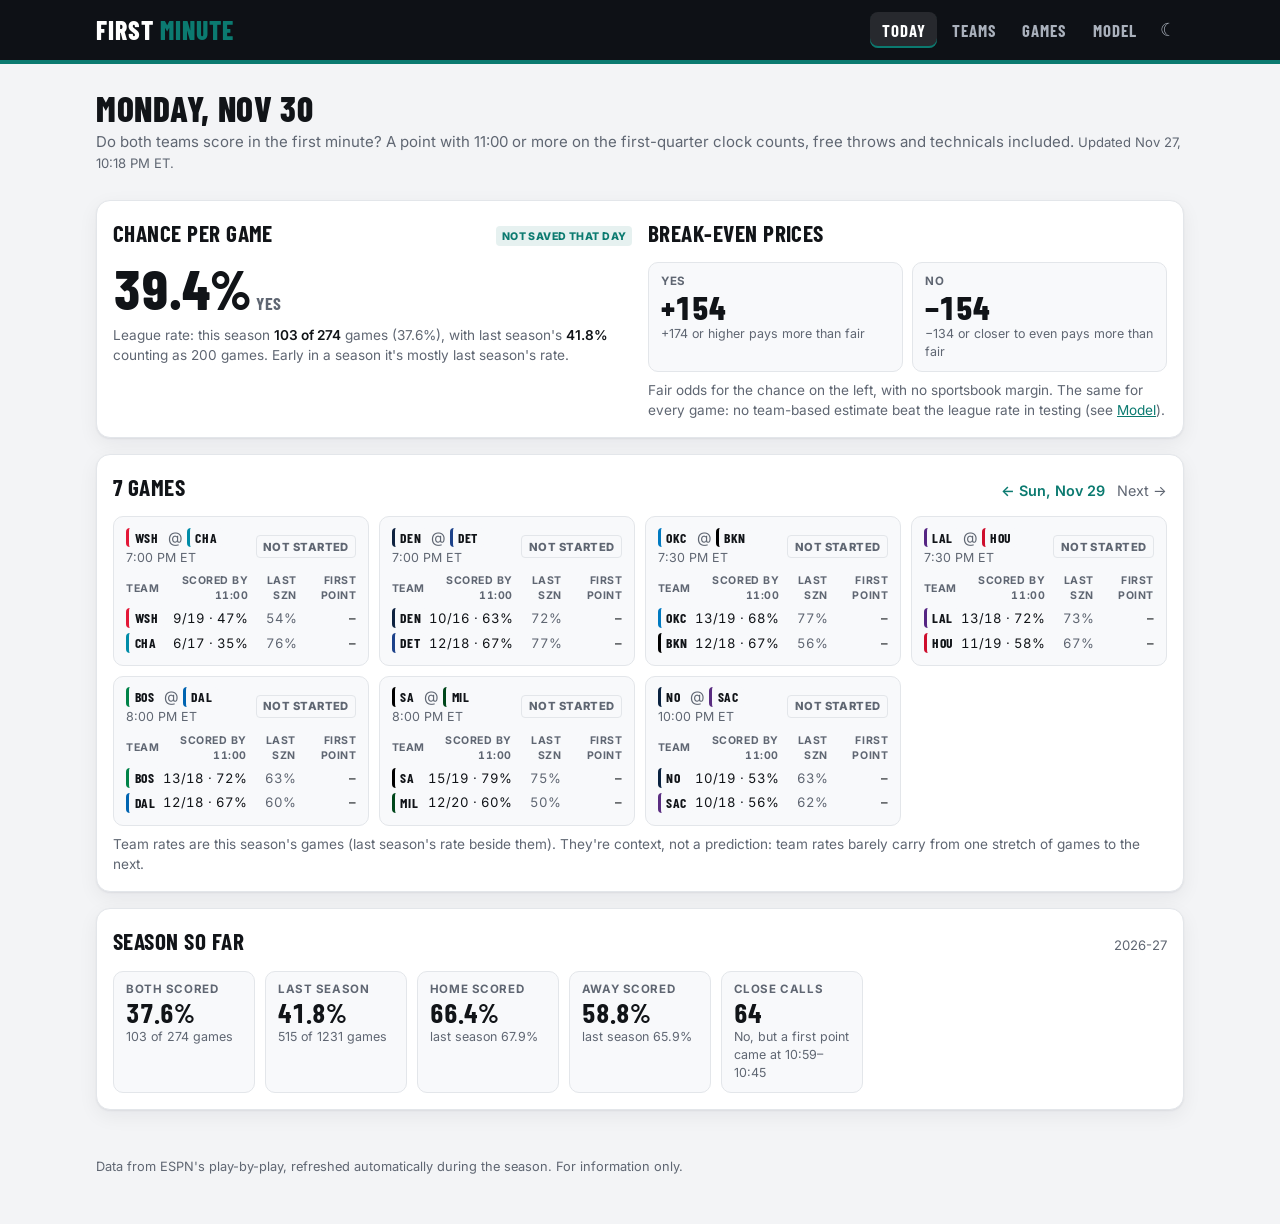
<file: index.html>
<!doctype html>
<html lang="en">
<head>
  <meta charset="utf-8">
  <meta name="viewport" content="width=device-width, initial-scale=1">
  <title>Today · NBA First Minute</title>
  <meta name="description" content="Tonight's chance that both NBA teams score in the first minute, the break-even prices, and each team's first-minute scoring.">
  <link rel="icon" href="favicon.svg" type="image/svg+xml">
  <link rel="preconnect" href="https://fonts.googleapis.com">
  <link rel="preconnect" href="https://fonts.gstatic.com" crossorigin>
  <link rel="stylesheet" href="https://fonts.googleapis.com/css2?family=Barlow+Condensed:wght@600;700;800&family=Inter:wght@400;500;600;700&display=swap">
  <link rel="stylesheet" href="style.css?v=30a15c40">
</head>
<body>
  <header class="topbar">
    <div class="wrap">
      <a class="wordmark" href="./">First <span>Minute</span></a>
      <nav class="tabs">
        <a href="./" aria-current="page">Today</a>
        <a href="teams.html">Teams</a>
        <a href="games.html">Games</a>
        <a href="model.html">Model</a>
        <button type="button" class="theme-btn" id="theme" aria-label="Switch theme">☾</button>
      </nav>
    </div>
  </header>

  <main class="wrap">
    <div class="page-head">
      <h1 id="title">Tonight</h1>
      <p class="sub">Do both teams score in the first minute? A point with 11:00 or more on the first-quarter clock counts, free throws and technicals included. <span class="updated" id="updated"></span></p>
    </div>
    <div id="status" hidden></div>

    <section class="card hero" id="hero" hidden>
      <div>
        <div class="card-head"><h2>Chance per game</h2><span id="saved"></span></div>
        <div class="big" id="yes"></div>
        <p class="note" id="basis"></p>
      </div>
      <div>
        <div class="card-head"><h2>Break-even prices</h2></div>
        <div class="prices">
          <div class="price"><div class="k">Yes</div><div class="v" id="pYes"></div><div class="s" id="sYes"></div></div>
          <div class="price"><div class="k">No</div><div class="v" id="pNo"></div><div class="s" id="sNo"></div></div>
        </div>
        <p class="note">Fair odds for the chance on the left, with no sportsbook margin. The same for every game: no team-based estimate beat the league rate in testing (see <a href="model.html">Model</a>).</p>
      </div>
    </section>

    <section class="card">
      <div class="card-head">
        <h2 id="slateTitle">Games</h2>
        <div class="daynav" id="daynav"></div>
      </div>
      <div class="slate" id="slate"></div>
      <p class="note">Team rates are this season's games (last season's rate beside them). They're context, not a prediction: team rates barely carry from one stretch of games to the next.</p>
    </section>

    <section class="card">
      <div class="card-head"><h2>Season so far</h2><span class="updated" id="seasonLbl"></span></div>
      <div class="tiles" id="tiles"></div>
    </section>

    <footer>Data from ESPN's play-by-play, refreshed automatically during the season. For information only.</footer>
  </main>

  <script src="model.js?v=3acce58e"></script>
  <script src="common.js?v=b1addf77"></script>
  <script>
    const $ = (id) => document.getElementById(id);
    (async () => {
      try {
        const seasons = await getSeasons();
        const season = seasons.current;
        const [data, prevData, preds] = await Promise.all([
          getData(`${season}.json`),
          getData(`${season - 1}.json`, { optional: true }),
          getData(`predictions-${season}.json`, { optional: true }),
        ]);
        const teams = data.teams;
        const prev = seasonRates(finishedGames(prevData));
        const prevTeams = Object.fromEntries(teamSplits(finishedGames(prevData)).map((r) => [r.tm, r]));
        $("updated").textContent = data.updated ? `Updated ${stampText(data.updated)}.` : "";

        // The day to show: ?d=, else today if it has games, else the next game day, else the last one.
        const all = Object.entries(data.games).map(([gid, g]) => ({ gid, ...g }));
        const days = [...new Set(all.map((g) => g.d))].sort();
        const today = easternToday();
        const want = getParams().d;
        const day = days.includes(want) ? want : days.find((d) => d >= today) ?? days.at(-1);
        if (!day) throw new Error("No games on the schedule yet.");
        const games = all.filter((g) => g.d === day).sort((a, b) => (a.tip < b.tip ? -1 : 1));
        $("title").textContent = day === today ? "Tonight" : dateText(day, { weekday: "long", month: "short", day: "numeric" });

        // Day navigation between game days.
        const i = days.indexOf(day);
        const link = (d, label) => (d ? `<a href="?d=${d}">${label}</a>` : `<span class="muted">${label}</span>`);
        $("daynav").innerHTML = `${link(days[i - 1], "← " + (days[i - 1] ? dateText(days[i - 1]) : "Prev"))}${day !== today && days.includes(today) ? ` <a href="./">Today</a>` : ""} ${link(days[i + 1], (days[i + 1] ? dateText(days[i + 1]) : "Next") + " →")}`;

        // Estimate: the saved (locked) one if there is one, else what it would be from games so far.
        const done = finishedGames(data);
        const before = done.filter((g) => g.d < day);
        const saved = preds?.days?.[day];
        const p = saved?.yes ?? leagueRates(before, prev, MODEL).yes;
        const locked = saved && new Date() >= new Date(saved.firstTip);
        $("hero").hidden = false;
        $("yes").innerHTML = `${fmt.pct(p)}<small>Yes</small>`;
        $("pYes").textContent = fmt.odds(americanOdds(p));
        $("pNo").textContent = fmt.odds(americanOdds(1 - p));
        // A concrete example of a better price, since "better" runs opposite ways for + and − odds.
        const better = (o) => fmt.odds(o > 0 ? o + 20 : o + 20 >= -100 ? 100 : o + 20);
        const hint = (o) => (o > 0 ? `${better(o)} or higher pays more than fair` : `${better(o)} or closer to even pays more than fair`);
        $("sYes").textContent = hint(americanOdds(p));
        $("sNo").textContent = hint(americanOdds(1 - p));
        $("saved").innerHTML = saved
          ? `<span class="tag">${locked ? "Locked" : "Saved"} ${stampText(saved.takenAt)}</span>`
          : `<span class="tag">${day < today ? "Not saved that day" : new Date() >= new Date(games[0].tip) ? "Not saved before tip-off" : "Not saved yet"}</span>`;
        const yesSoFar = before.filter((g) => g.yes).length;
        $("basis").innerHTML = `League rate: this season <b>${yesSoFar} of ${before.length}</b> games${before.length ? ` (${fmt.pct(yesSoFar / before.length)})` : ""}, with last season's <b>${fmt.pct(prev.yes)}</b> counting as ${MODEL.leaguePrior / 2} games. Early in a season it's mostly last season's rate.`;

        // Slate: each team's season rates and, once final, the result.
        const splits = Object.fromEntries(teamSplits(before).map((r) => [r.tm, r]));
        const sideRow = (g, side) => {
          const tm = g[side], s = splits[tm], ps = prevTeams[tm];
          const first = side === "home" ? g.hFirst : g.aFirst;
          return `<tr><td>${teamChip(teams, tm)}</td><td>${s ? `${s.scored}/${s.gp} · ${fmt.pct0(s.scored / s.gp)}` : "–"}</td><td class="muted">${ps ? fmt.pct0(ps.scored / ps.gp) : "–"}</td><td>${g.yes != null ? firstCell(first) : "–"}</td></tr>`;
        };
        $("slateTitle").textContent = `${games.length} game${games.length === 1 ? "" : "s"}`;
        $("slate").innerHTML = games.map((g) => `
          <div class="game">
            <div class="top"><div>${matchup(teams, g)}<div class="t">${g.state === "pre" ? timeText(g.tip) : esc(g.detail ?? "")}${g.note ? ` · ${esc(g.note)}` : ""}</div></div>${resultChip(g)}</div>
            <table><thead><tr><th>Team</th><th>Scored by 11:00</th><th>Last szn</th><th>First point</th></tr></thead>
            <tbody>${sideRow(g, "away")}${sideRow(g, "home")}</tbody></table>
          </div>`).join("");

        // Season tiles: this season vs last.
        const n = done.length, yes = done.filter((g) => g.yes).length;
        const close = done.filter((g) => !g.yes && [g.hFirst, g.aFirst].some((t) => t > FIRST_MINUTE && t <= NEAR_MISS)).length;
        $("seasonLbl").textContent = seasonLabel(season);
        const tile = (k, v, s) => `<div class="tile"><div class="k">${k}</div><div class="v">${v}</div><div class="s">${s}</div></div>`;
        $("tiles").innerHTML = [
          tile("Both scored", n ? fmt.pct(yes / n) : "–", `${yes} of ${n} games`),
          tile("Last season", fmt.pct(prev.yes), `${Math.round(prev.yes * prev.n)} of ${prev.n} games`),
          tile("Home scored", n ? fmt.pct(done.filter((g) => g.h60).length / n) : "–", `last season ${fmt.pct(prev.home)}`),
          tile("Away scored", n ? fmt.pct(done.filter((g) => g.a60).length / n) : "–", `last season ${fmt.pct(prev.away)}`),
          tile("Close calls", fmt.int(close), "No, but a first point came at 10:59–10:45"),
        ].join("");
      } catch (err) {
        showError(err);
      }
    })();
  </script>
</body>
</html>
</file>
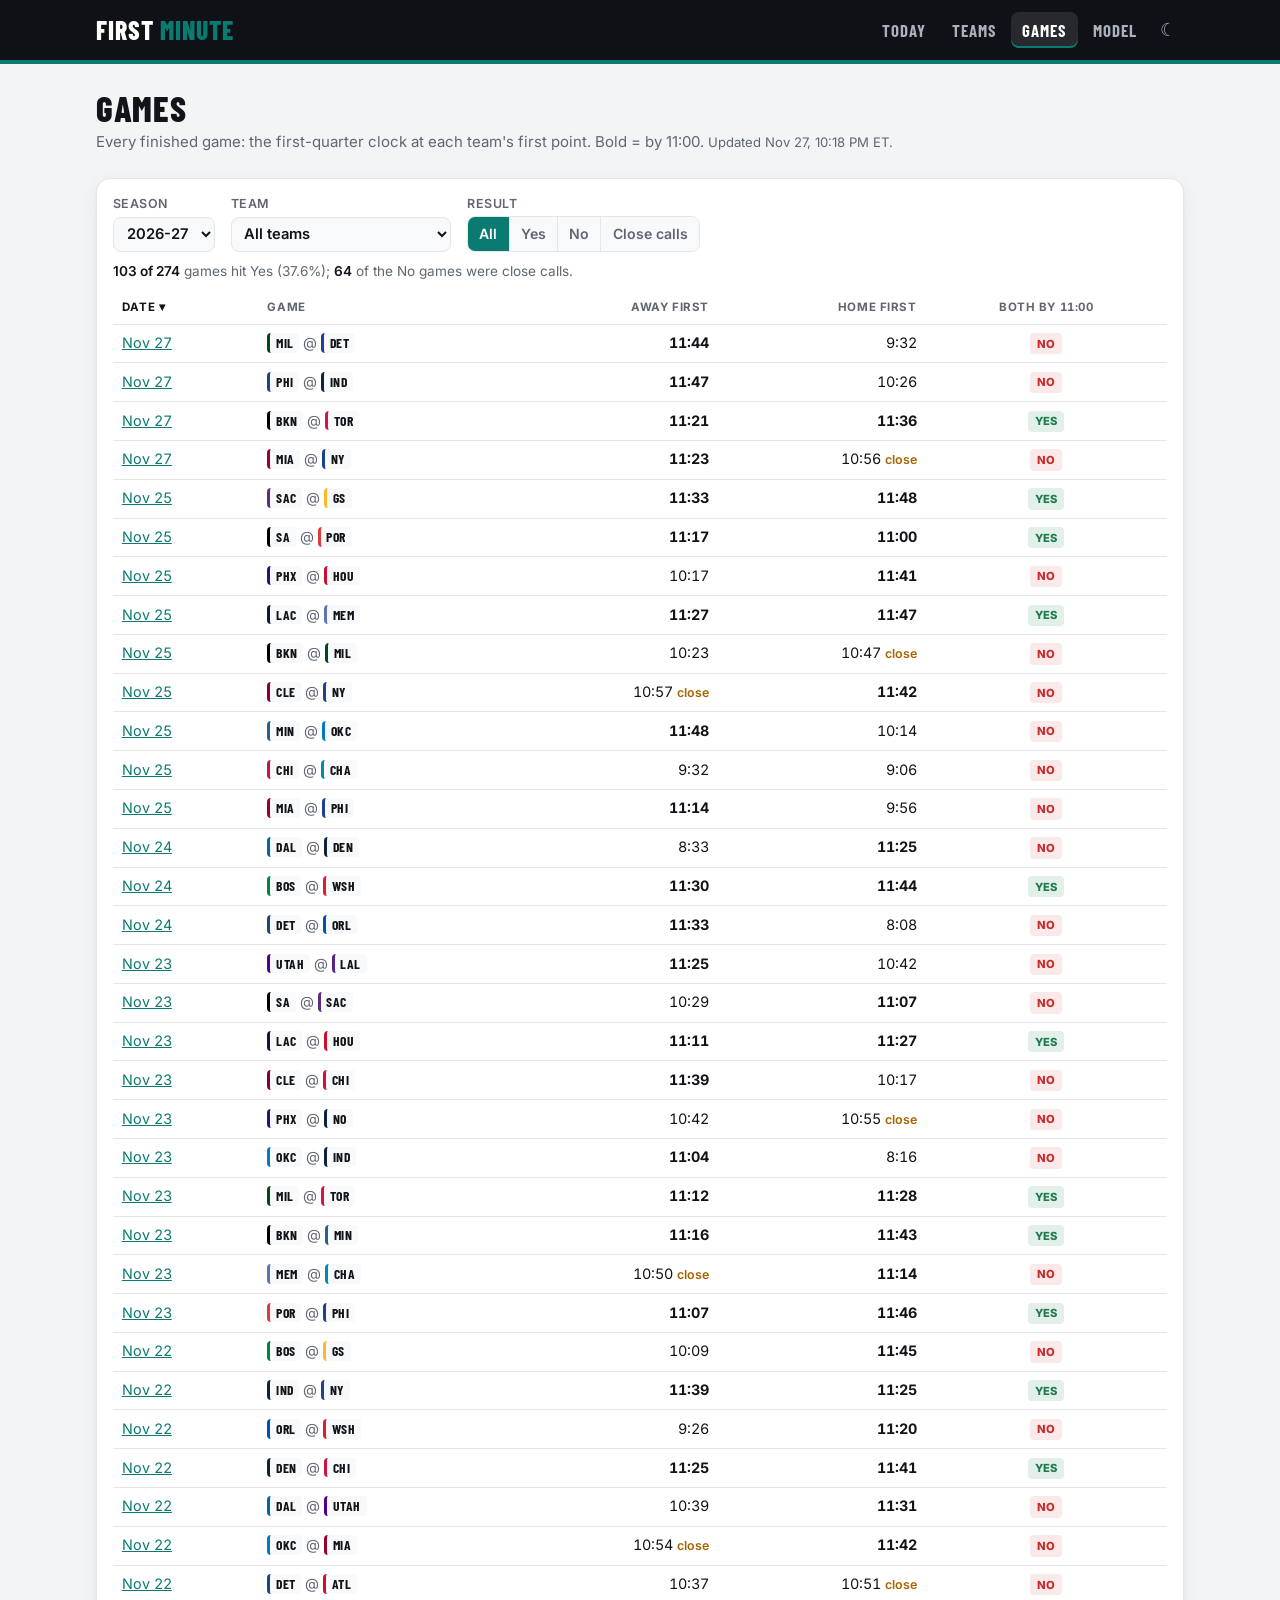
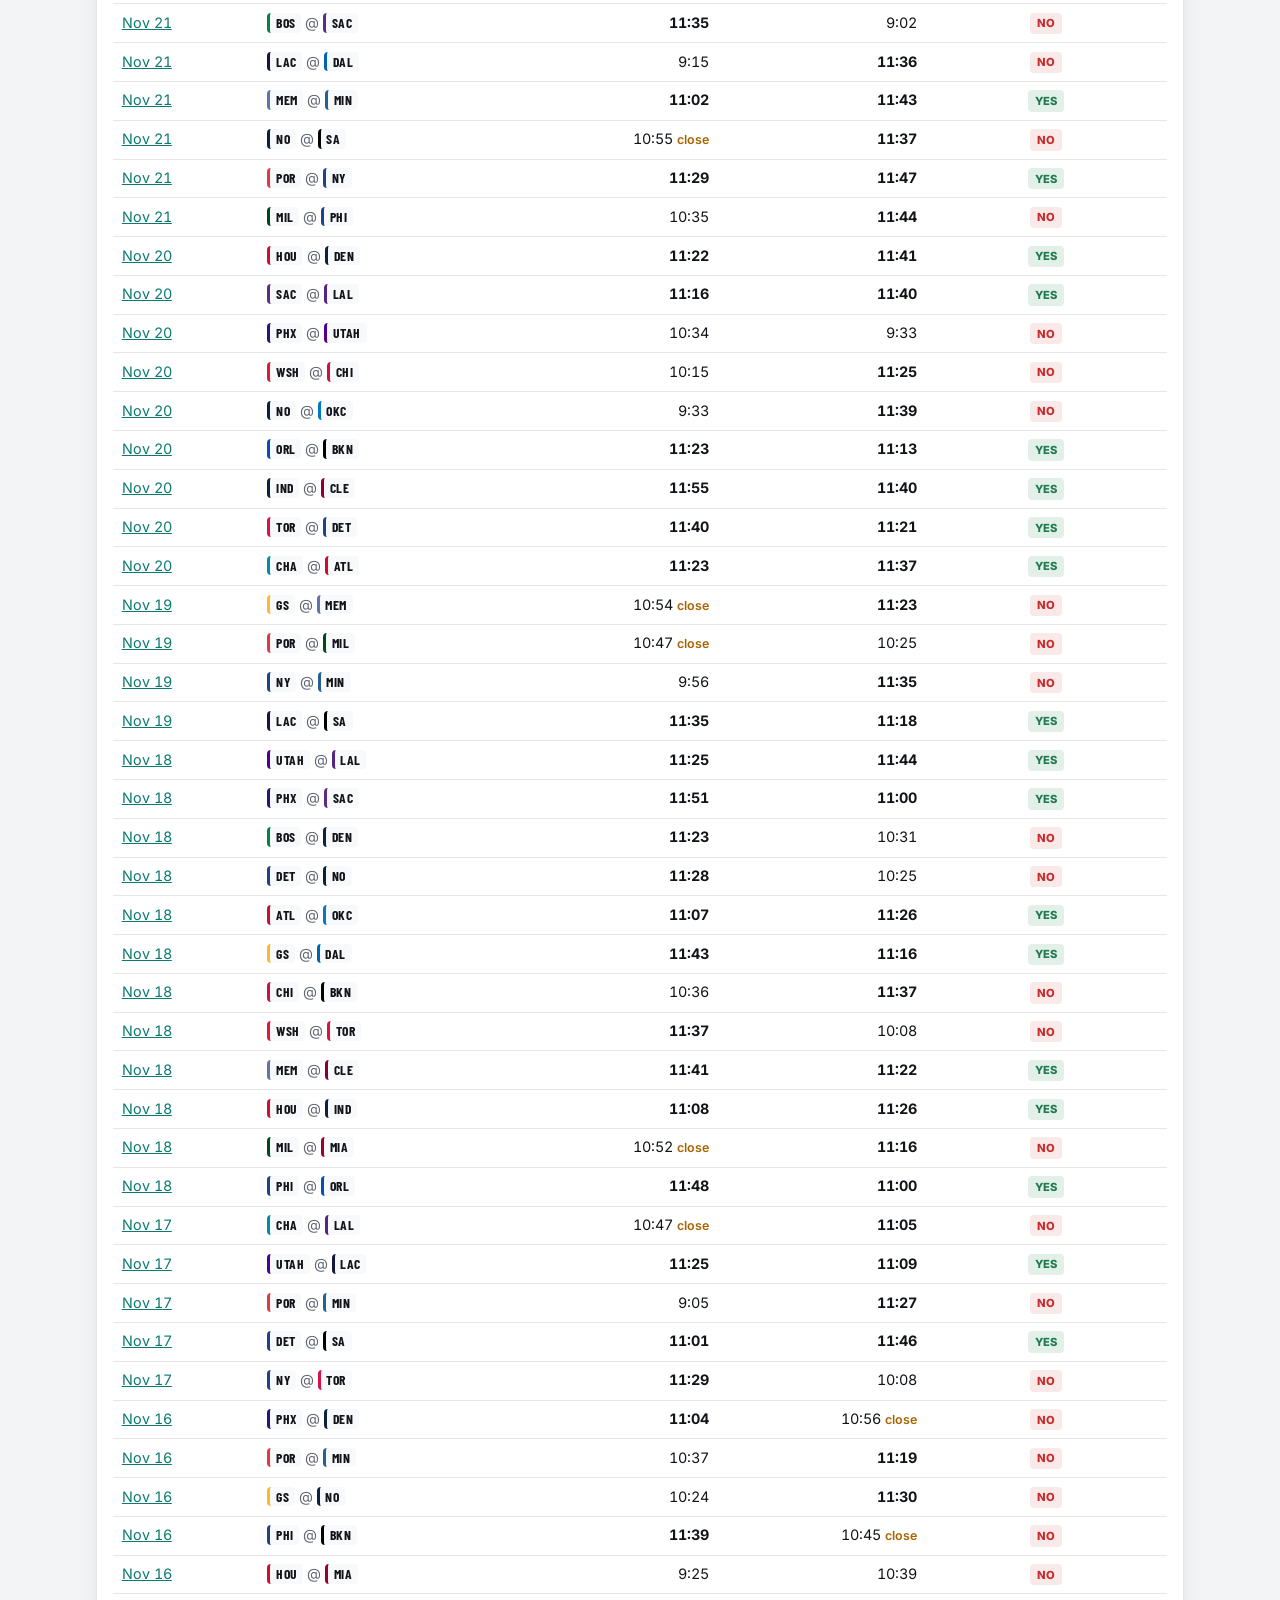
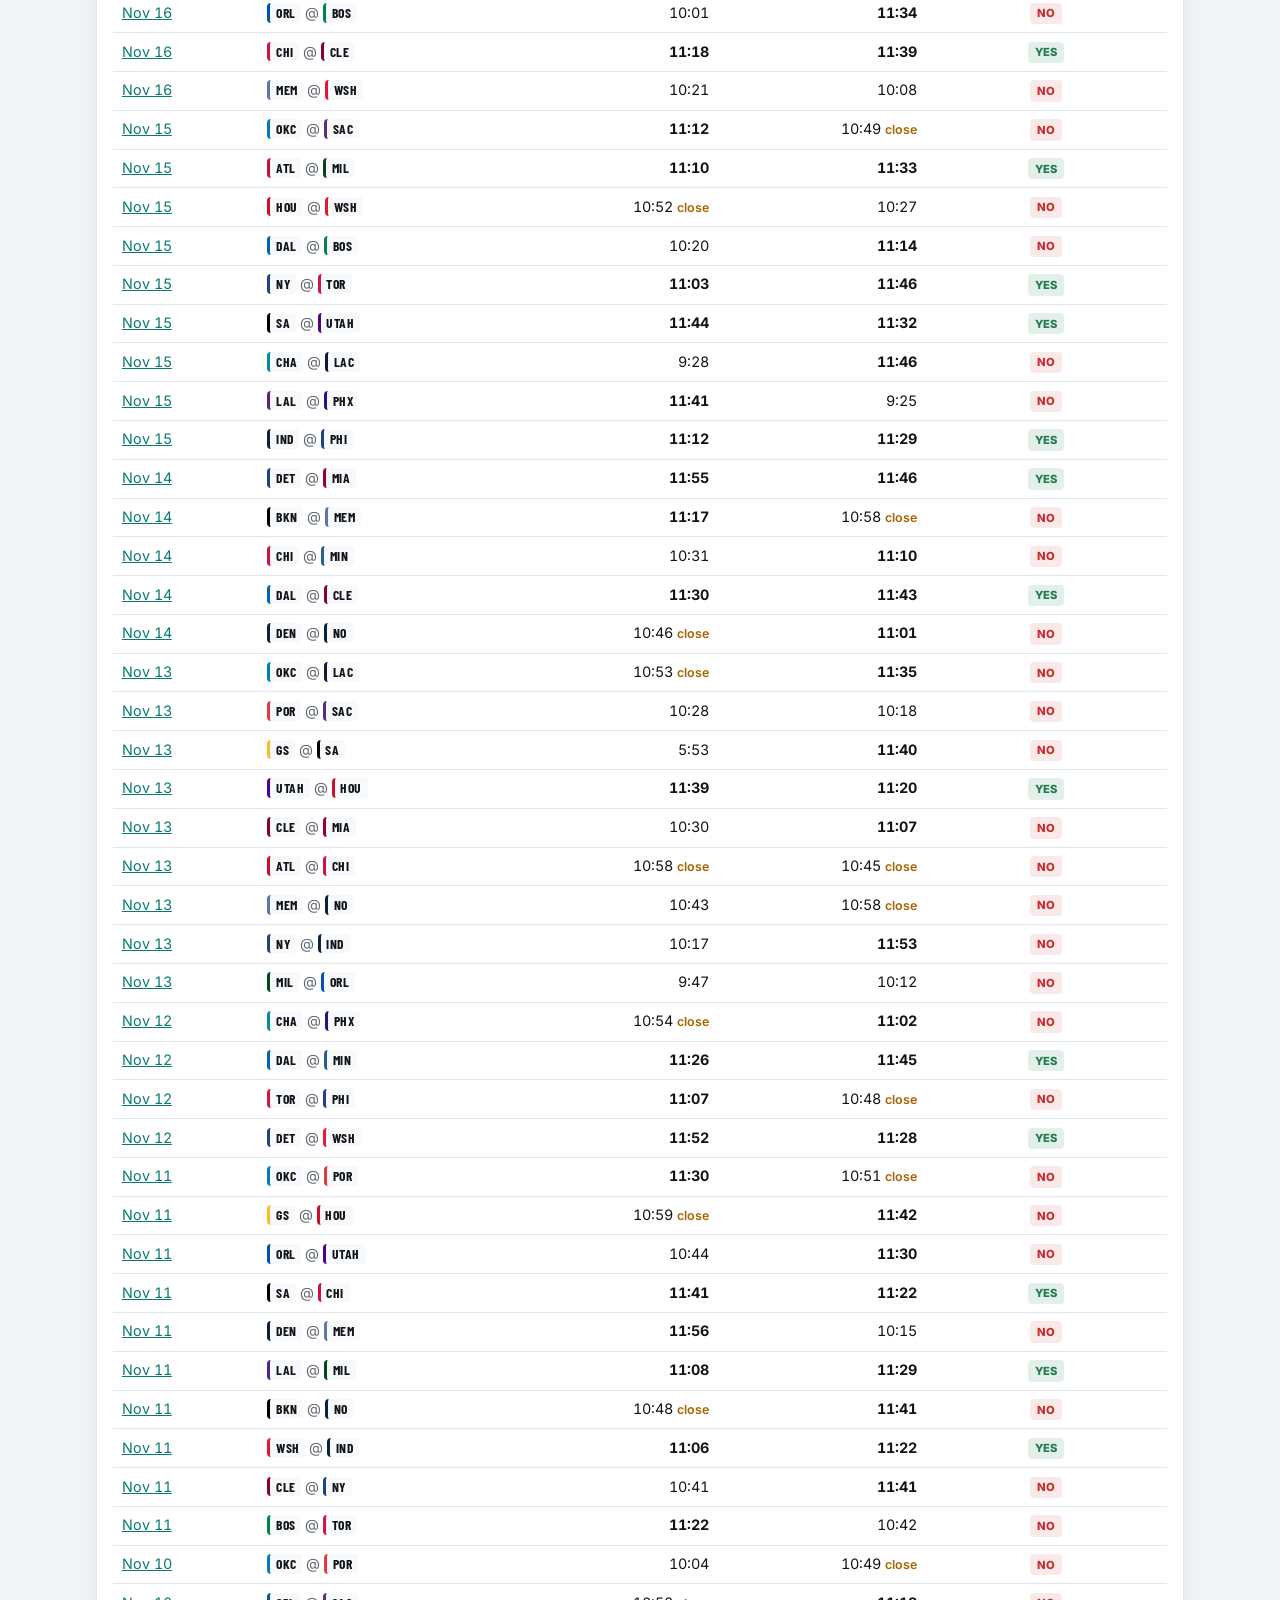
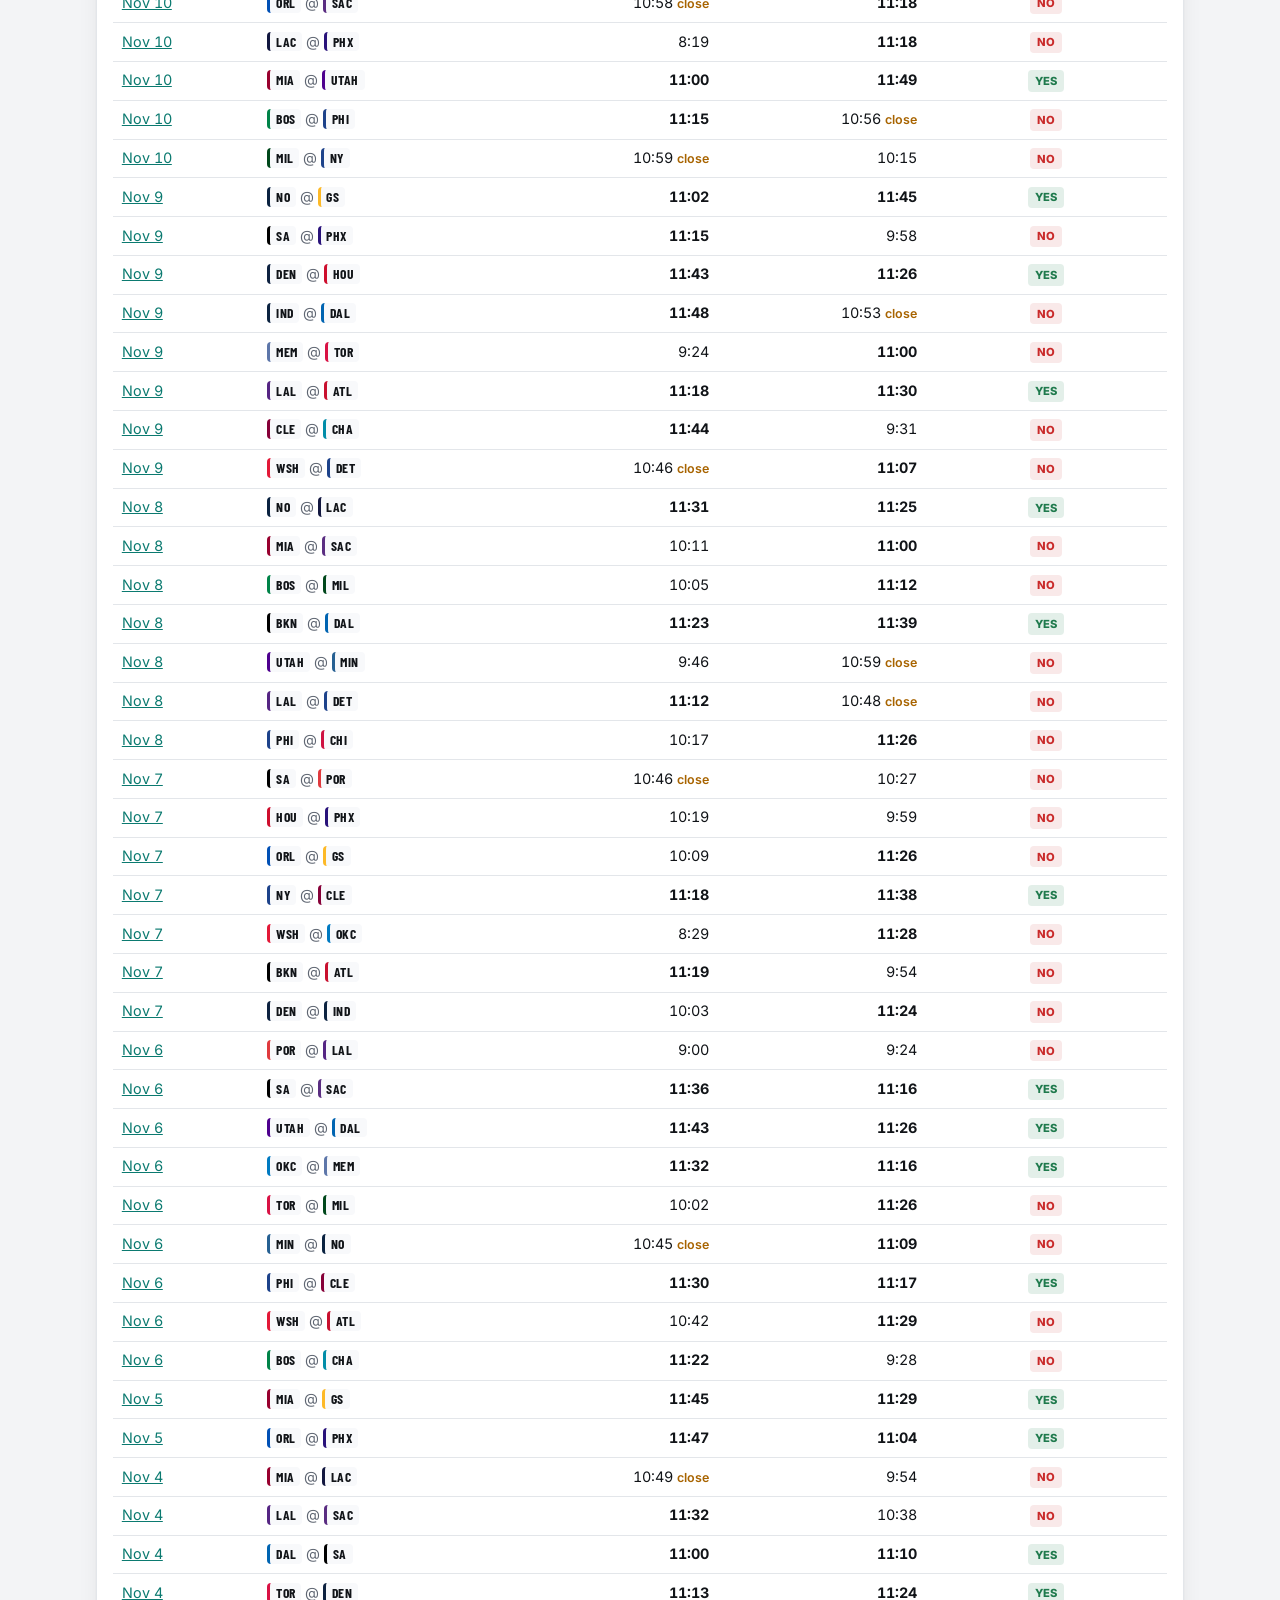
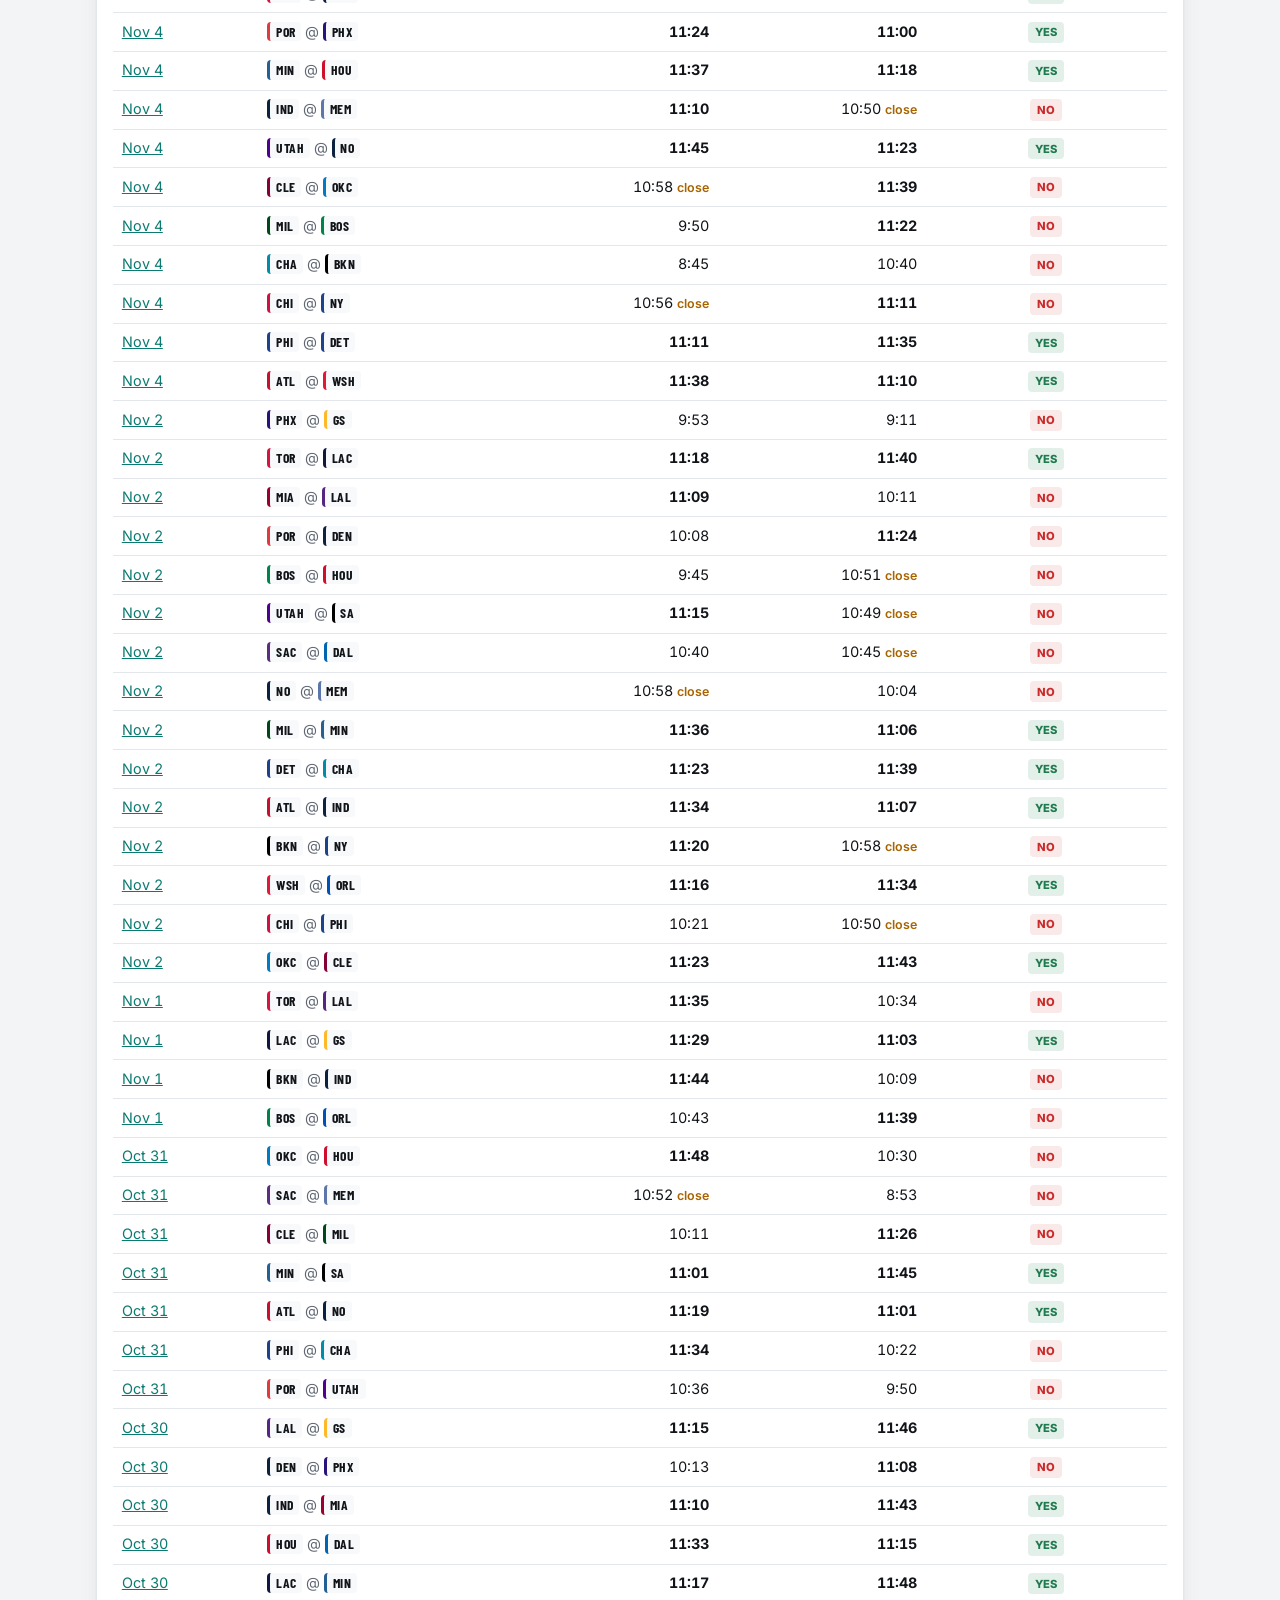
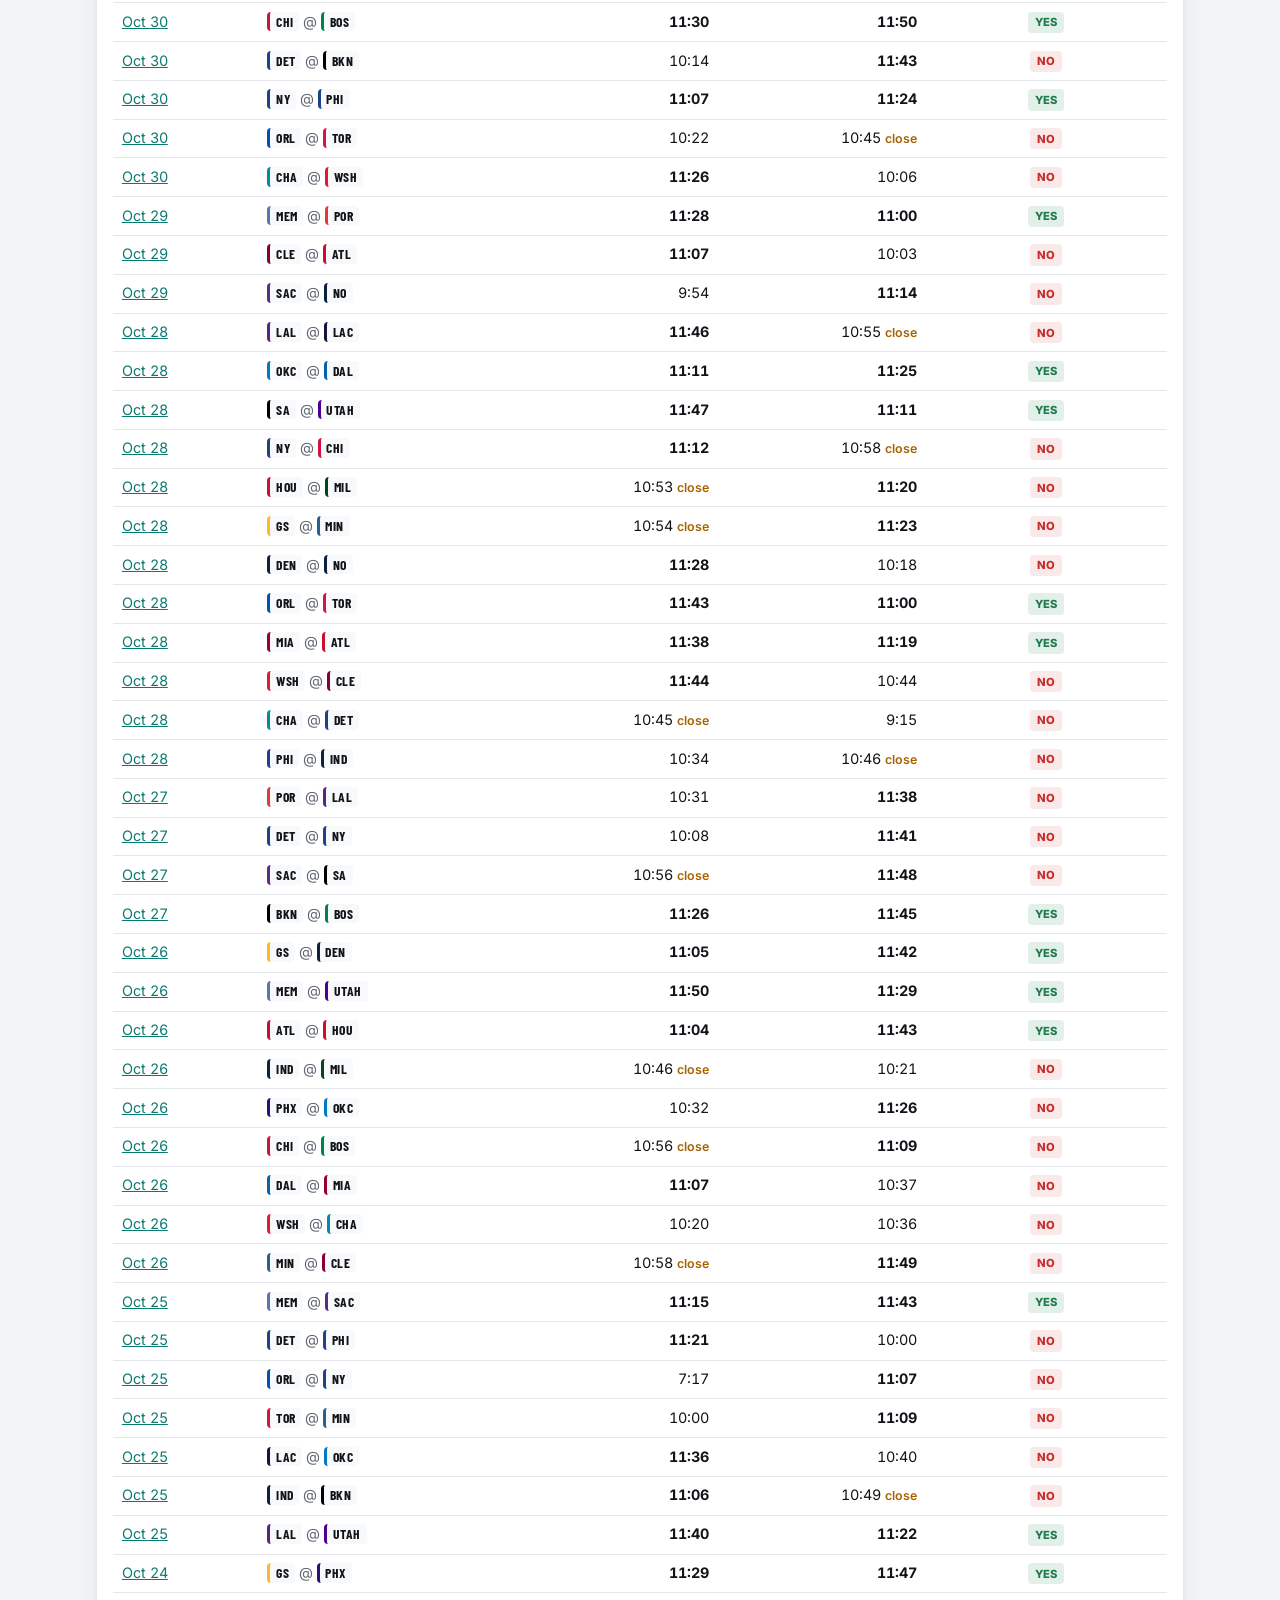
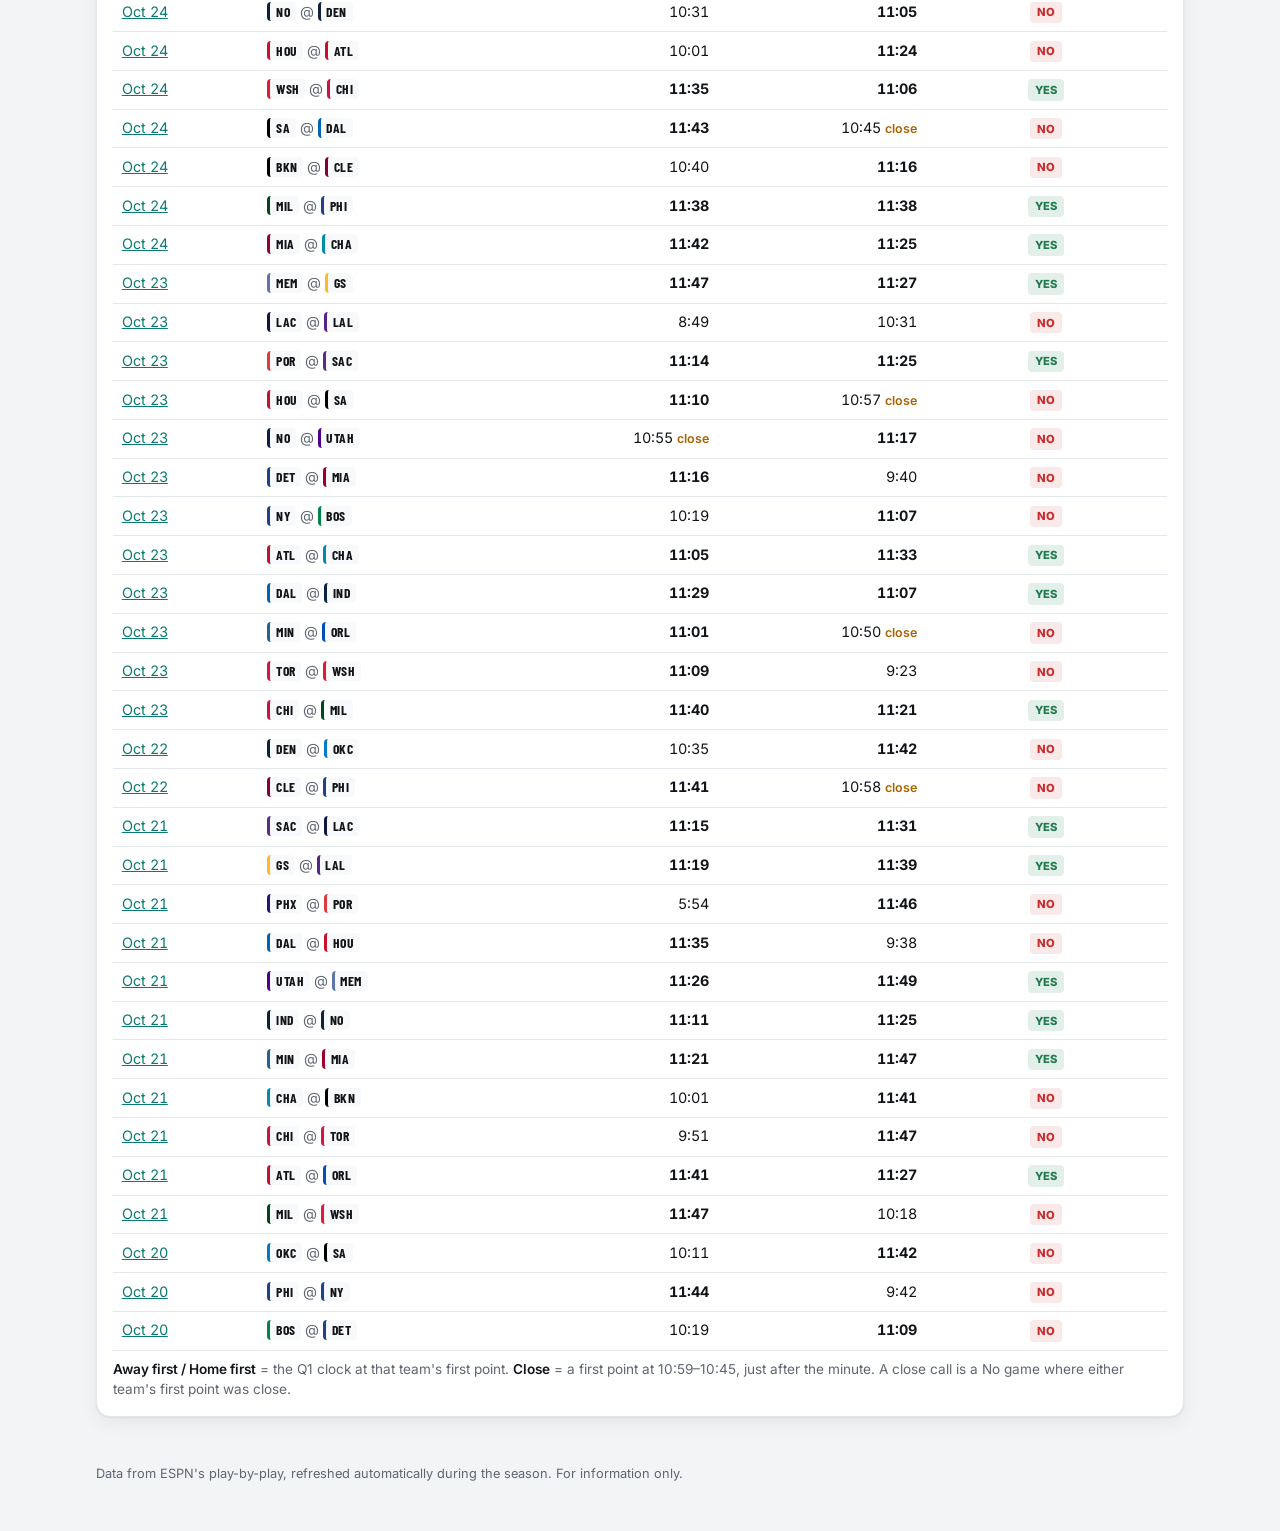
<file: games.html>
<!doctype html>
<html lang="en">
<head>
  <meta charset="utf-8">
  <meta name="viewport" content="width=device-width, initial-scale=1">
  <title>Games · NBA First Minute</title>
  <meta name="description" content="Every NBA game's first-minute result: when each team scored its first point, and whether both scored by 11:00.">
  <link rel="icon" href="favicon.svg" type="image/svg+xml">
  <link rel="preconnect" href="https://fonts.googleapis.com">
  <link rel="preconnect" href="https://fonts.gstatic.com" crossorigin>
  <link rel="stylesheet" href="https://fonts.googleapis.com/css2?family=Barlow+Condensed:wght@600;700;800&family=Inter:wght@400;500;600;700&display=swap">
  <link rel="stylesheet" href="style.css?v=30a15c40">
</head>
<body>
  <header class="topbar">
    <div class="wrap">
      <a class="wordmark" href="./">First <span>Minute</span></a>
      <nav class="tabs">
        <a href="./">Today</a>
        <a href="teams.html">Teams</a>
        <a href="games.html" aria-current="page">Games</a>
        <a href="model.html">Model</a>
        <button type="button" class="theme-btn" id="theme" aria-label="Switch theme">☾</button>
      </nav>
    </div>
  </header>

  <main class="wrap">
    <div class="page-head">
      <h1>Games</h1>
      <p class="sub">Every finished game: the first-quarter clock at each team's first point. Bold = by 11:00. <span class="updated" id="updated"></span></p>
    </div>
    <div id="status" hidden></div>

    <section class="card">
      <div class="controls">
        <label class="field">Season<select id="season"></select></label>
        <label class="field">Team<select id="team"><option value="">All teams</option></select></label>
        <div class="field">Result
          <div class="seg" id="result">
            <button type="button" data-v="">All</button>
            <button type="button" data-v="yes">Yes</button>
            <button type="button" data-v="no">No</button>
            <button type="button" data-v="close">Close calls</button>
          </div>
        </div>
      </div>
      <p class="note" id="summary"></p>
      <div class="table-wrap" style="margin-top:.6rem"><div id="table"></div></div>
      <p class="note"><b>Away first / Home first</b> = the Q1 clock at that team's first point. <b>Close</b> = a first point at 10:59–10:45, just after the minute. A close call is a No game where either team's first point was close.</p>
    </section>

    <footer>Data from ESPN's play-by-play, refreshed automatically during the season. For information only.</footer>
  </main>

  <script src="model.js?v=3acce58e"></script>
  <script src="common.js?v=b1addf77"></script>
  <script>
    const $ = (id) => document.getElementById(id);
    const params = getParams();
    const state = { sort: params.sort ?? "tip", dir: params.dir ?? "desc" };
    let season, current, data, team = params.team ?? "", result = params.result ?? "";

    const isClose = (g) => !g.yes && [g.hFirst, g.aFirst].some((t) => t > FIRST_MINUTE && t <= NEAR_MISS);
    const cols = [
      // The Today page only covers the current season, so only its dates link there.
      { key: "tip", label: "Date", cls: "l", fmt: (g) => (season === current ? `<a href="./?d=${g.d}">${dateText(g.d, { month: "short", day: "numeric" })}</a>` : dateText(g.d, { month: "short", day: "numeric" })) },
      { key: "game", label: "Game", cls: "l", nosort: true, fmt: (g) => matchup(data.teams, g) },
      { key: "aFirst", label: "Away first", asc: true, fmt: (g) => firstCell(g.aFirst) },
      { key: "hFirst", label: "Home first", asc: true, fmt: (g) => firstCell(g.hFirst) },
      { key: "yes", label: "Both by 11:00", cls: "c", sort: (g) => +g.yes, fmt: (g) => resultChip(g) },
    ];

    function render() {
      setParams({ season, team, result, sort: state.sort === "tip" ? "" : state.sort, dir: state.dir === "desc" ? "" : state.dir });
      let games = finishedGames(data);
      if (team) games = games.filter((g) => g.home === team || g.away === team);
      const n = games.length, yes = games.filter((g) => g.yes).length, close = games.filter(isClose).length;
      $("summary").innerHTML = n ? `<b>${yes} of ${n}</b> games hit Yes (${fmt.pct(yes / n)}); <b>${close}</b> of the No games were close calls.` : "";
      if (result === "yes") games = games.filter((g) => g.yes);
      if (result === "no") games = games.filter((g) => !g.yes);
      if (result === "close") games = games.filter(isClose);
      renderTable($("table"), games, cols, state, render, "No games match.");
    }

    (async () => {
      try {
        const seasons = await getSeasons();
        current = seasons.current;
        season = seasons.seasons.includes(Number(params.season)) ? Number(params.season) : seasons.current;
        fillSeasons($("season"), seasons, season);
        const load = async () => {
          data = await getData(`${season}.json`);
          $("updated").textContent = data.updated ? `Updated ${stampText(data.updated)}.` : "";
          const abbrs = Object.keys(data.teams).sort();
          if (team && !abbrs.includes(team)) team = "";
          $("team").innerHTML = `<option value="">All teams</option>` + abbrs.map((t) => `<option value="${t}"${t === team ? " selected" : ""}>${esc(data.teams[t].name)}</option>`).join("");
          render();
        };
        $("season").addEventListener("change", async (e) => { season = Number(e.target.value); await load(); });
        $("team").addEventListener("change", (e) => { team = e.target.value; render(); });
        initSeg("result", result, (v) => { result = v; render(); });
        await load();
      } catch (err) {
        showError(err);
      }
    })();
  </script>
</body>
</html>
</file>
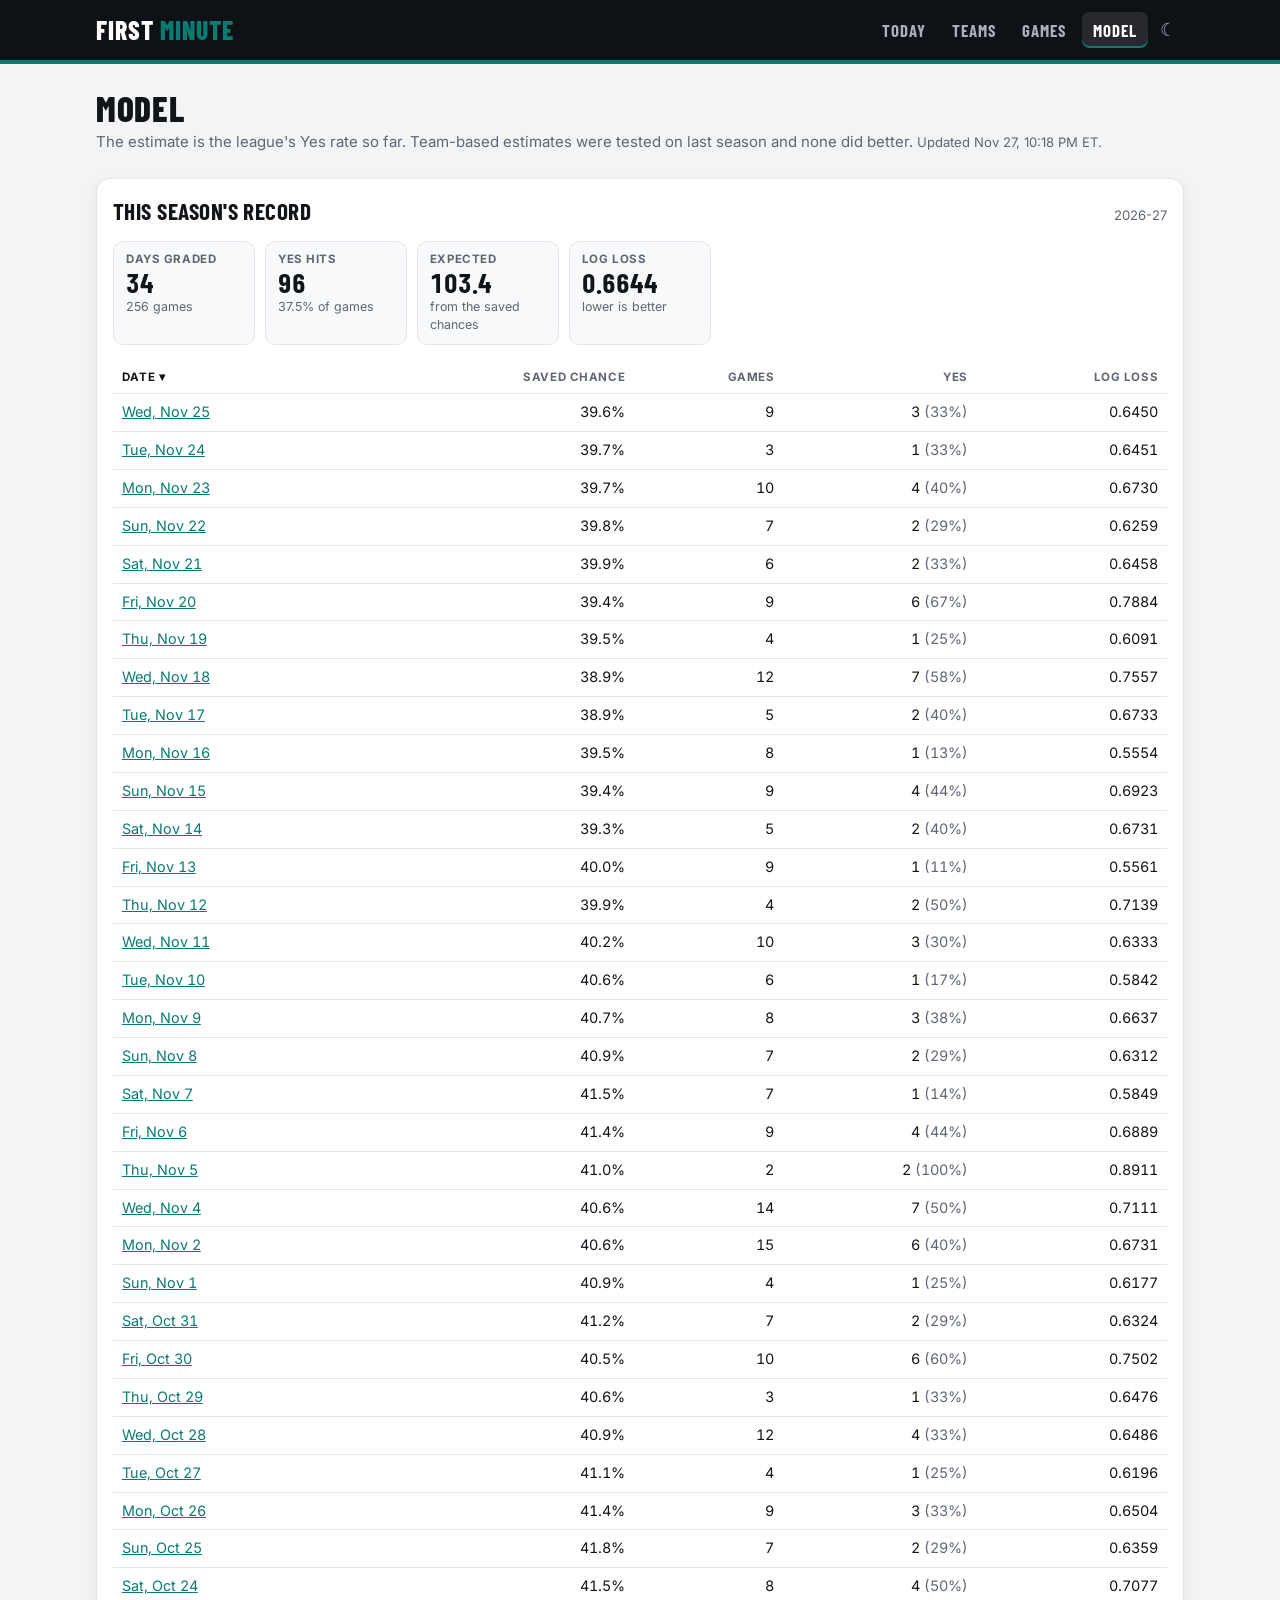
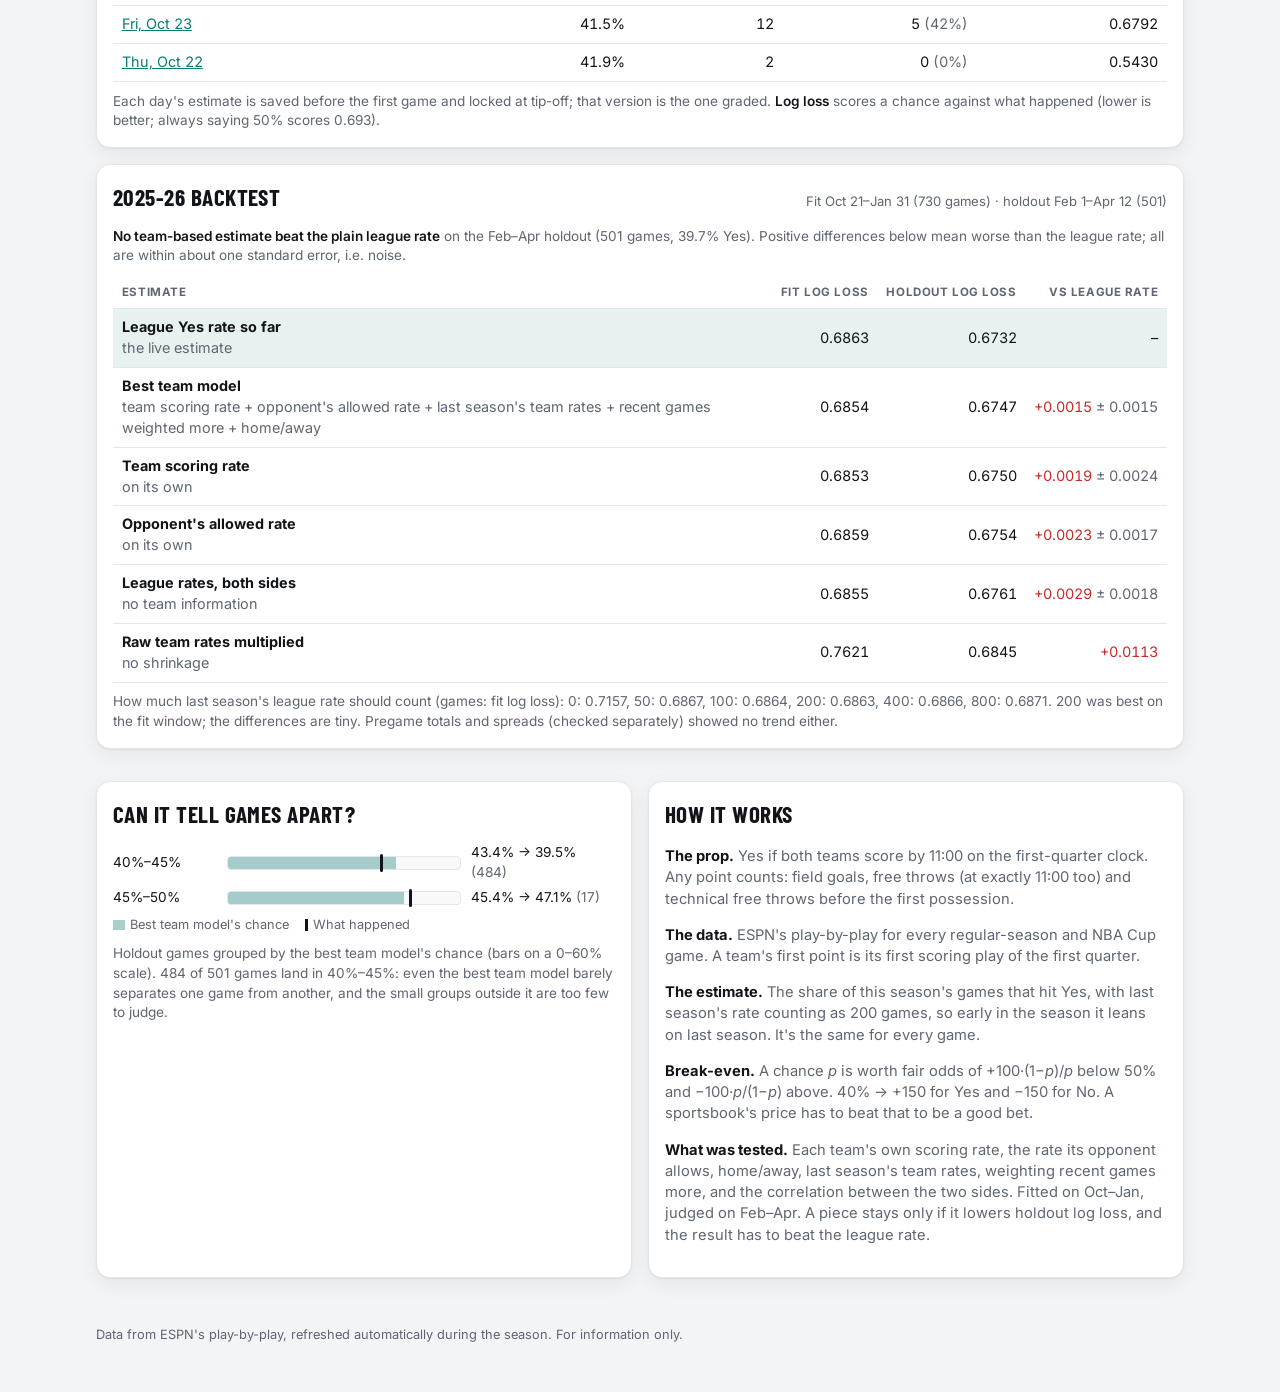
<file: model.html>
<!doctype html>
<html lang="en">
<head>
  <meta charset="utf-8">
  <meta name="viewport" content="width=device-width, initial-scale=1">
  <title>Model · NBA First Minute</title>
  <meta name="description" content="How the first-minute estimate works, its graded record this season, and the 2025-26 backtest of team-based estimates.">
  <link rel="icon" href="favicon.svg" type="image/svg+xml">
  <link rel="preconnect" href="https://fonts.googleapis.com">
  <link rel="preconnect" href="https://fonts.gstatic.com" crossorigin>
  <link rel="stylesheet" href="https://fonts.googleapis.com/css2?family=Barlow+Condensed:wght@600;700;800&family=Inter:wght@400;500;600;700&display=swap">
  <link rel="stylesheet" href="style.css?v=30a15c40">
</head>
<body>
  <header class="topbar">
    <div class="wrap">
      <a class="wordmark" href="./">First <span>Minute</span></a>
      <nav class="tabs">
        <a href="./">Today</a>
        <a href="teams.html">Teams</a>
        <a href="games.html">Games</a>
        <a href="model.html" aria-current="page">Model</a>
        <button type="button" class="theme-btn" id="theme" aria-label="Switch theme">☾</button>
      </nav>
    </div>
  </header>

  <main class="wrap">
    <div class="page-head">
      <h1>Model</h1>
      <p class="sub">The estimate is the league's Yes rate so far. Team-based estimates were tested on last season and none did better. <span class="updated" id="updated"></span></p>
    </div>
    <div id="status" hidden></div>

    <section class="card">
      <div class="card-head"><h2>This season's record</h2><span class="updated" id="recLbl"></span></div>
      <div class="tiles" id="recTiles"></div>
      <div class="table-wrap" style="margin-top:1rem"><div id="record"></div></div>
      <p class="note">Each day's estimate is saved before the first game and locked at tip-off; that version is the one graded. <b>Log loss</b> scores a chance against what happened (lower is better; always saying 50% scores 0.693).</p>
    </section>

    <section class="card">
      <div class="card-head"><h2>2025-26 backtest</h2><span class="updated" id="btLbl"></span></div>
      <p class="note" id="verdict"></p>
      <div class="table-wrap" style="margin-top:.6rem"><div id="bt"></div></div>
      <p class="note" id="btNote"></p>
    </section>

    <section class="two-col">
      <div class="card">
        <div class="card-head"><h2>Can it tell games apart?</h2></div>
        <div class="calib" id="calib"></div>
        <div class="legend"><span><i></i>Best team model's chance</span><span><b></b>What happened</span></div>
        <p class="note" id="calibNote"></p>
      </div>
      <div class="card prose">
        <div class="card-head"><h2>How it works</h2></div>
        <p><b>The prop.</b> Yes if both teams score by 11:00 on the first-quarter clock. Any point counts: field goals, free throws (at exactly 11:00 too) and technical free throws before the first possession.</p>
        <p><b>The data.</b> ESPN's play-by-play for every regular-season and NBA Cup game. A team's first point is its first scoring play of the first quarter.</p>
        <p><b>The estimate.</b> The share of this season's games that hit Yes, with last season's rate counting as <span id="prior"></span> games, so early in the season it leans on last season. It's the same for every game.</p>
        <p><b>Break-even.</b> A chance <i>p</i> is worth fair odds of +100·(1−<i>p</i>)/<i>p</i> below 50% and −100·<i>p</i>/(1−<i>p</i>) above. 40% → +150 for Yes and −150 for No. A sportsbook's price has to beat that to be a good bet.</p>
        <p><b>What was tested.</b> Each team's own scoring rate, the rate its opponent allows, home/away, last season's team rates, weighting recent games more, and the correlation between the two sides. Fitted on Oct–Jan, judged on Feb–Apr. A piece stays only if it lowers holdout log loss, and the result has to beat the league rate.</p>
      </div>
    </section>

    <footer>Data from ESPN's play-by-play, refreshed automatically during the season. For information only.</footer>
  </main>

  <script src="model.js?v=3acce58e"></script>
  <script src="common.js?v=b1addf77"></script>
  <script>
    const $ = (id) => document.getElementById(id);
    const TERM_NAMES = { offK: "team scoring rate", defK: "opponent's allowed rate", home: "home/away", priorGames: "last season's team rates", halfLife: "recent games weighted more" };
    const termText = (terms) => (terms.length ? terms.map((t) => TERM_NAMES[t]).join(" + ") : "league rates only");

    (async () => {
      try {
        const seasons = await getSeasons();
        const season = seasons.current;
        const [data, preds, bt] = await Promise.all([
          getData(`${season}.json`),
          getData(`predictions-${season}.json`, { optional: true }),
          getData(`backtest-${season - 1}.json`, { optional: true }),
        ]);
        $("updated").textContent = data.updated ? `Updated ${stampText(data.updated)}.` : "";
        $("prior").textContent = MODEL.leaguePrior / 2;

        // ---- Record ----
        const days = Object.entries(preds?.days ?? {}).filter(([, x]) => x.result).sort((a, b) => (a[0] < b[0] ? 1 : -1));
        const games = days.reduce((s, [, x]) => s + x.result.games, 0);
        const hits = days.reduce((s, [, x]) => s + x.result.yes, 0);
        const expected = days.reduce((s, [, x]) => s + x.yes * x.result.games, 0);
        const ll = games ? days.reduce((s, [, x]) => s + x.result.logLoss * x.result.games, 0) / games : null;
        $("recLbl").textContent = seasonLabel(season);
        const tile = (k, v, s) => `<div class="tile"><div class="k">${k}</div><div class="v">${v}</div><div class="s">${s}</div></div>`;
        $("recTiles").innerHTML = [
          tile("Days graded", days.length, `${games} games`),
          tile("Yes hits", games ? hits : "–", games ? `${fmt.pct(hits / games)} of games` : "none yet"),
          tile("Expected", games ? expected.toFixed(1) : "–", "from the saved chances"),
          tile("Log loss", fmt.d4(ll), "lower is better"),
        ].join("");
        renderTable($("record"), days.map(([d, x]) => ({ d, ...x })), [
          { key: "d", label: "Date", cls: "l", fmt: (r) => `<a href="./?d=${r.d}">${dateText(r.d)}</a>` },
          { key: "yes", label: "Saved chance", fmt: (r) => fmt.pct(r.yes) },
          { key: "games", label: "Games", sort: (r) => r.result.games, fmt: (r) => r.result.games },
          { key: "hits", label: "Yes", sort: (r) => r.result.yes, fmt: (r) => `${r.result.yes} <span class="muted">(${fmt.pct0(r.result.yes / r.result.games)})</span>` },
          { key: "ll", label: "Log loss", sort: (r) => r.result.logLoss, fmt: (r) => fmt.d4(r.result.logLoss) },
        ], { sort: "d", dir: "desc" }, () => {}, "No graded days yet. The first saved estimate is graded once that day's games are final.");

        // ---- Backtest ----
        if (!bt) throw new Error("Backtest file missing.");
        $("btLbl").textContent = `Fit ${dateText(bt.fitWindow.from, { month: "short", day: "numeric" })}–${dateText(bt.fitWindow.to, { month: "short", day: "numeric" })} (${bt.fitWindow.games} games) · holdout ${dateText(bt.holdout.from, { month: "short", day: "numeric" })}–${dateText(bt.holdout.to, { month: "short", day: "numeric" })} (${bt.holdout.games})`;
        const same = (a, b) => a.length === b.length && a.every((t) => b.includes(t));
        const combo = (terms) => bt.combos.find((c) => same(c.terms, terms));
        const best = combo(bt.chosen.terms);
        const rows = [
          { name: "League Yes rate so far", note: "the live estimate", fit: bt.baselines.leagueYes.fit, hold: bt.baselines.leagueYes.hold, diff: 0, se: null, _cls: "best" },
          { name: "Best team model", note: termText(best.terms), ...best },
          ...["offK", "defK"].map((t) => ({ name: TERM_NAMES[t][0].toUpperCase() + TERM_NAMES[t].slice(1), note: "on its own", ...combo([t]) })),
          { name: "League rates, both sides", note: "no team information", ...combo([]) },
          { name: "Raw team rates multiplied", note: "no shrinkage", fit: bt.baselines.rawProduct.fit, hold: bt.baselines.rawProduct.hold, diff: bt.baselines.rawProduct.hold - bt.baselines.leagueYes.hold, se: null },
        ];
        renderTable($("bt"), rows, [
          { key: "name", label: "Estimate", cls: "l text", fmt: (r) => `<b>${esc(r.name)}</b><br><span class="muted">${esc(r.note)}</span>` },
          { key: "fit", label: "Fit log loss", cls: "hide-sm", fmt: (r) => fmt.d4(r.fit) },
          { key: "hold", label: "Holdout log loss", fmt: (r) => fmt.d4(r.hold) },
          { key: "diff", label: "vs league rate", fmt: (r) => (r.diff ? `<span class="${r.diff > 0 ? "neg" : "pos"}">${r.diff > 0 ? "+" : ""}${r.diff.toFixed(4)}</span>${r.se != null ? ` <span class="muted">± ${r.se.toFixed(4)}</span>` : ""}` : "–") },
        ], { nosort: true }, () => {});
        $("verdict").innerHTML = bt.live === "leagueYes"
          ? `<b>No team-based estimate beat the plain league rate</b> on the Feb–Apr holdout (${bt.holdout.games} games, ${fmt.pct(bt.holdout.yesRate)} Yes). Positive differences below mean worse than the league rate; all are within about one standard error, i.e. noise.`
          : `The best team model beat the league rate on the holdout.`;
        const scan = bt.leaguePriorScan.map((x) => `${x.leaguePrior / 2}: ${x.fit.toFixed(4)}`).join(", ");
        $("btNote").innerHTML = `How much last season's league rate should count (games: fit log loss): ${scan}. ${MODEL.leaguePrior / 2} was best on the fit window; the differences are tiny. Pregame totals and spreads (checked separately) showed no trend either.`;

        // ---- Calibration of the best team model ----
        const cal = bt.calibration.filter((c) => c.n);
        const scale = 0.6;
        $("calib").innerHTML = cal.map((c) => `
          <div class="row"><span>${fmt.pct0(c.lo)}–${fmt.pct0(c.hi)}</span>
          <span class="track"><i style="width:${(100 * c.predicted / scale).toFixed(1)}%"></i><b style="left:calc(${(100 * c.actual / scale).toFixed(1)}% - 1px)"></b></span>
          <span>${fmt.pct(c.predicted)} → ${fmt.pct(c.actual)} <span class="muted">(${c.n})</span></span></div>`).join("");
        const top = cal.reduce((a, c) => (c.n > a.n ? c : a), cal[0]);
        const total = cal.reduce((s, c) => s + c.n, 0);
        $("calibNote").textContent = `Holdout games grouped by the best team model's chance (bars on a 0–60% scale). ${top.n} of ${total} games land in ${fmt.pct0(top.lo)}–${fmt.pct0(top.hi)}: even the best team model barely separates one game from another, and the small groups outside it are too few to judge.`;
      } catch (err) {
        showError(err);
      }
    })();
  </script>
</body>
</html>
</file>
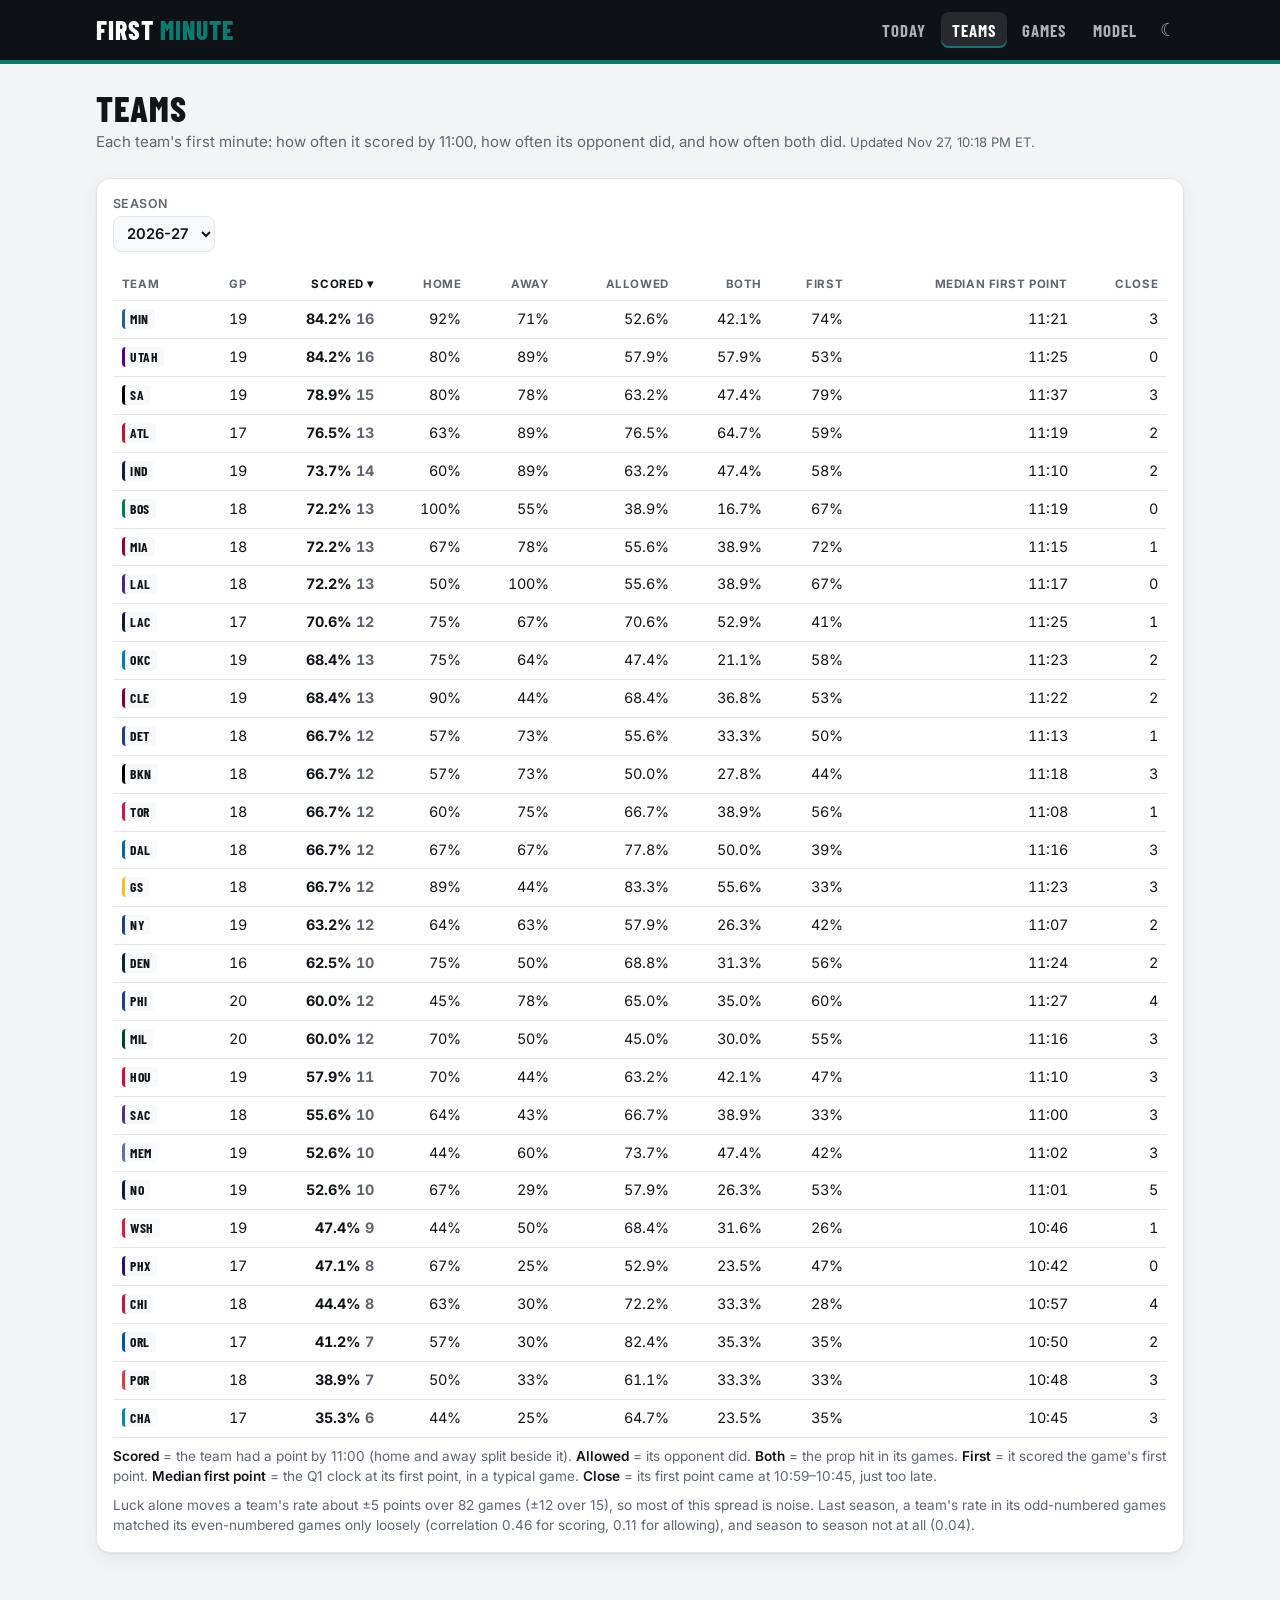
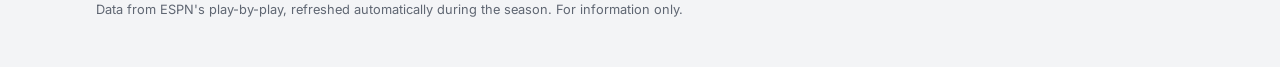
<file: teams.html>
<!doctype html>
<html lang="en">
<head>
  <meta charset="utf-8">
  <meta name="viewport" content="width=device-width, initial-scale=1">
  <title>Teams · NBA First Minute</title>
  <meta name="description" content="How often each NBA team scores, and allows a score, in the first minute of games.">
  <link rel="icon" href="favicon.svg" type="image/svg+xml">
  <link rel="preconnect" href="https://fonts.googleapis.com">
  <link rel="preconnect" href="https://fonts.gstatic.com" crossorigin>
  <link rel="stylesheet" href="https://fonts.googleapis.com/css2?family=Barlow+Condensed:wght@600;700;800&family=Inter:wght@400;500;600;700&display=swap">
  <link rel="stylesheet" href="style.css?v=30a15c40">
</head>
<body>
  <header class="topbar">
    <div class="wrap">
      <a class="wordmark" href="./">First <span>Minute</span></a>
      <nav class="tabs">
        <a href="./">Today</a>
        <a href="teams.html" aria-current="page">Teams</a>
        <a href="games.html">Games</a>
        <a href="model.html">Model</a>
        <button type="button" class="theme-btn" id="theme" aria-label="Switch theme">☾</button>
      </nav>
    </div>
  </header>

  <main class="wrap">
    <div class="page-head">
      <h1>Teams</h1>
      <p class="sub">Each team's first minute: how often it scored by 11:00, how often its opponent did, and how often both did. <span class="updated" id="updated"></span></p>
    </div>
    <div id="status" hidden></div>

    <section class="card">
      <div class="controls">
        <label class="field">Season<select id="season"></select></label>
      </div>
      <div class="table-wrap" style="margin-top:1rem"><div id="table"></div></div>
      <p class="note"><b>Scored</b> = the team had a point by 11:00 (home and away split beside it). <b>Allowed</b> = its opponent did. <b>Both</b> = the prop hit in its games. <b>First</b> = it scored the game's first point. <b>Median first point</b> = the Q1 clock at its first point, in a typical game. <b>Close</b> = its first point came at 10:59–10:45, just too late.</p>
      <p class="note">Luck alone moves a team's rate about ±5 points over 82 games (±12 over 15), so most of this spread is noise. Last season, a team's rate in its odd-numbered games matched its even-numbered games only loosely (correlation 0.46 for scoring, 0.11 for allowing), and season to season not at all (0.04).</p>
    </section>

    <footer>Data from ESPN's play-by-play, refreshed automatically during the season. For information only.</footer>
  </main>

  <script src="model.js?v=3acce58e"></script>
  <script src="common.js?v=b1addf77"></script>
  <script>
    const $ = (id) => document.getElementById(id);
    const params = getParams();
    const state = { sort: params.sort ?? "scoredPct", dir: params.dir ?? "desc" };
    let season, data;

    const pct = (a, b) => (b ? a / b : null);
    const cols = [
      { key: "tm", label: "Team", cls: "l", asc: true, fmt: (r) => teamChip(data.teams, r.tm) },
      { key: "gp", label: "GP", fmt: (r) => r.gp },
      { key: "scoredPct", label: "Scored", cls: "key", fmt: (r) => `${fmt.pct(r.scoredPct)} <span class="muted hide-sm">${r.scored}</span>` },
      { key: "homePct", label: "Home", cls: "hide-sm", fmt: (r) => fmt.pct0(r.homePct) },
      { key: "awayPct", label: "Away", cls: "hide-sm", fmt: (r) => fmt.pct0(r.awayPct) },
      { key: "allowedPct", label: "Allowed", fmt: (r) => fmt.pct(r.allowedPct) },
      { key: "yesPct", label: "Both", fmt: (r) => fmt.pct(r.yesPct) },
      { key: "firstPct", label: "First", cls: "hide-sm", fmt: (r) => fmt.pct0(r.firstPct) },
      { key: "median", label: "Median first point", asc: true, sort: (r) => r.median, fmt: (r) => clockText(r.median) },
      { key: "near", label: "Close", cls: "hide-sm", fmt: (r) => r.near },
    ];

    function render() {
      const rows = teamSplits(finishedGames(data)).map((r) => ({
        ...r,
        scoredPct: pct(r.scored, r.gp), allowedPct: pct(r.allowed, r.gp), yesPct: pct(r.yes, r.gp),
        homePct: pct(r.hScored, r.hGp), awayPct: pct(r.aScored, r.aGp), firstPct: pct(r.first, r.gp),
      }));
      renderTable($("table"), rows, cols, state, () => { setParams({ season, sort: state.sort, dir: state.dir }); render(); }, "No finished games yet.");
    }

    (async () => {
      try {
        const seasons = await getSeasons();
        season = seasons.seasons.includes(Number(params.season)) ? Number(params.season) : seasons.current;
        fillSeasons($("season"), seasons, season);
        const load = async () => {
          data = await getData(`${season}.json`);
          $("updated").textContent = data.updated ? `Updated ${stampText(data.updated)}.` : "";
          render();
        };
        $("season").addEventListener("change", async (e) => {
          season = Number(e.target.value);
          setParams({ season, sort: state.sort, dir: state.dir });
          await load();
        });
        await load();
      } catch (err) {
        showError(err);
      }
    })();
  </script>
</body>
</html>
</file>
<file: style.css>
/* Shared styles for every page. Same visual direction as kotc-tracker and te-tracker: dark top bar,
   Barlow Condensed display type, Inter body. Teal accent; green/red for Yes/No. */

:root {
  color-scheme: light dark;
  --bg: #f3f4f6;
  --surface: #ffffff;
  --surface-2: #f8f9fb;
  --fg: #111418;
  --muted: #5f6672;
  --border: #e3e6ea;
  --shadow: 0 1px 2px rgba(16, 20, 26, .06), 0 6px 20px rgba(16, 20, 26, .06);
  --topbar: #0e1116;
  --accent: #0b7a70;
  --accent-fg: #ffffff;
  --accent-soft: rgba(11, 122, 112, .1);
  --bar: #0b7a70;
  --pos: #1f7a4d;
  --pos-soft: rgba(31, 122, 77, .12);
  --neg: #c92a2a;
  --neg-soft: rgba(201, 42, 42, .1);
  --warn: #a86400;
  --display: "Barlow Condensed", "Arial Narrow", "Helvetica Neue", sans-serif;
  --body: "Inter", -apple-system, BlinkMacSystemFont, "Segoe UI", Roboto, sans-serif;
  --radius: 14px;
}
/* Dark theme: follows the system unless the viewer picked one with the top-bar toggle. */
@media (prefers-color-scheme: dark) {
  :root:not([data-theme="light"]) {
    --bg: #0b0d11;
    --surface: #15181e;
    --surface-2: #1b1f26;
    --fg: #e9ecf1;
    --muted: #9aa2ad;
    --border: #2a2f38;
    --shadow: 0 1px 2px rgba(0, 0, 0, .4), 0 8px 24px rgba(0, 0, 0, .35);
    --topbar: #05070a;
    --accent: #3fd0c0;
    --accent-fg: #04201d;
    --accent-soft: rgba(63, 208, 192, .14);
    --bar: #36bfb0;
    --pos: #3ccf8a;
    --pos-soft: rgba(60, 207, 138, .14);
    --neg: #ff6b6b;
    --neg-soft: rgba(255, 107, 107, .12);
    --warn: #f2b14e;
  }
}
:root[data-theme="dark"] {
  color-scheme: dark;
  --bg: #0b0d11;
  --surface: #15181e;
  --surface-2: #1b1f26;
  --fg: #e9ecf1;
  --muted: #9aa2ad;
  --border: #2a2f38;
  --shadow: 0 1px 2px rgba(0, 0, 0, .4), 0 8px 24px rgba(0, 0, 0, .35);
  --topbar: #05070a;
  --accent: #3fd0c0;
  --accent-fg: #04201d;
  --accent-soft: rgba(63, 208, 192, .14);
  --bar: #36bfb0;
  --pos: #3ccf8a;
  --pos-soft: rgba(60, 207, 138, .14);
  --neg: #ff6b6b;
  --neg-soft: rgba(255, 107, 107, .12);
  --warn: #f2b14e;
}
:root[data-theme="light"] { color-scheme: light; }

* { box-sizing: border-box; }
[hidden] { display: none !important; }
html { -webkit-text-size-adjust: 100%; }
body {
  margin: 0;
  background: var(--bg);
  color: var(--fg);
  font-family: var(--body);
  font-size: 15px;
  line-height: 1.45;
}
a { color: var(--accent); }
.wrap { max-width: 1120px; margin: 0 auto; padding: 0 1rem; }

/* ---- Top bar ---- */
.topbar { background: var(--topbar); color: #fff; border-bottom: 4px solid var(--accent); }
.topbar .wrap { display: flex; align-items: center; justify-content: space-between; gap: 1rem; min-height: 60px; flex-wrap: wrap; }
.wordmark {
  font-family: var(--display); font-weight: 800; font-size: 1.6rem; letter-spacing: .04em;
  color: #fff; text-decoration: none; text-transform: uppercase; white-space: nowrap;
}
.wordmark span { color: var(--accent); }
.tabs { display: flex; gap: .25rem; overflow-x: auto; align-items: center; }
.tabs a {
  font-family: var(--display); font-weight: 700; font-size: 1.05rem; letter-spacing: .06em;
  text-transform: uppercase; color: #aab1bc; text-decoration: none;
  padding: .35rem .7rem; border-radius: 8px; white-space: nowrap;
}
.tabs a:hover { color: #fff; background: rgba(255, 255, 255, .06); }
.tabs a[aria-current="page"] { color: #fff; background: rgba(255, 255, 255, .1); box-shadow: inset 0 -2px 0 var(--accent); }
.theme-btn { all: unset; cursor: pointer; color: #aab1bc; font-size: 1.1rem; line-height: 1; padding: .35rem .5rem; border-radius: 8px; }
.theme-btn:hover { color: #fff; background: rgba(255, 255, 255, .06); }
.theme-btn:focus-visible { outline: 2px solid var(--accent); }

/* ---- Page header ---- */
.page-head { padding: 1.6rem 0 .6rem; }
h1, h2, h3 { font-family: var(--display); letter-spacing: .02em; margin: 0; }
h1 { font-size: 2.2rem; font-weight: 800; text-transform: uppercase; line-height: 1.05; }
h2 { font-size: 1.45rem; font-weight: 700; text-transform: uppercase; }
h3 { font-size: 1.1rem; font-weight: 700; text-transform: uppercase; }
.sub { color: var(--muted); margin: .25rem 0 0; }
.updated { color: var(--muted); font-size: .82rem; }

/* ---- Cards & controls ---- */
.card {
  background: var(--surface); border: 1px solid var(--border); border-radius: var(--radius);
  box-shadow: var(--shadow); padding: 1rem; margin: 1rem 0;
}
.card-head { display: flex; align-items: baseline; justify-content: space-between; gap: .75rem; flex-wrap: wrap; margin-bottom: .75rem; }
.note { color: var(--muted); font-size: .85rem; margin: .6rem 0 0; }
.note b { color: var(--fg); font-weight: 600; }
.prose { max-width: 70ch; }
.prose p, .prose li { color: var(--muted); font-size: .92rem; }
.prose b { color: var(--fg); }

.controls { display: flex; flex-wrap: wrap; gap: .6rem 1rem; align-items: end; }
.field { display: flex; flex-direction: column; gap: .2rem; font-size: .78rem; color: var(--muted); font-weight: 600; text-transform: uppercase; letter-spacing: .04em; }
select {
  font: inherit; font-size: .92rem; color: var(--fg); background: var(--surface-2);
  border: 1px solid var(--border); border-radius: 8px; padding: .42rem .55rem; min-width: 0;
}
select:focus, button:focus-visible { outline: 2px solid var(--accent); outline-offset: 1px; }

.seg { display: inline-flex; border: 1px solid var(--border); border-radius: 8px; overflow: hidden; flex-wrap: wrap; }
.seg button {
  font: inherit; font-size: .88rem; font-weight: 600; background: var(--surface-2); color: var(--muted);
  border: 0; padding: .42rem .7rem; cursor: pointer;
}
.seg button + button { border-left: 1px solid var(--border); }
.seg button[aria-pressed="true"] { background: var(--accent); color: var(--accent-fg); }

#status { padding: .8rem 1rem; border-radius: 10px; background: var(--accent-soft); margin: 1rem 0; }

/* ---- Tables ---- */
.table-wrap { overflow-x: auto; margin: 0 -1rem; padding: 0 1rem; }
table.grid { border-collapse: collapse; width: 100%; font-variant-numeric: tabular-nums; font-size: .9rem; }
.grid th, .grid td { padding: .5rem .55rem; text-align: right; white-space: nowrap; border-bottom: 1px solid var(--border); }
.grid th { font-size: .72rem; text-transform: uppercase; letter-spacing: .05em; color: var(--muted); font-weight: 700; vertical-align: bottom; position: sticky; top: 0; background: var(--surface); }
.grid th button { all: unset; cursor: pointer; }
.grid th.sorted { color: var(--fg); }
.grid th.sorted.desc button::after { content: " ▾"; }
.grid th.sorted.asc button::after { content: " ▴"; }
.grid tbody tr:hover { background: var(--surface-2); }
.grid .l { text-align: left; }
.grid .c { text-align: center; }
.grid .key { font-weight: 700; }
.grid td.empty { text-align: center; color: var(--muted); padding: 2rem; white-space: normal; }
.grid tr.best td { background: var(--accent-soft); }
.grid td.text { white-space: normal; min-width: 12rem; }
.pos { color: var(--pos); }
.neg { color: var(--neg); }
.muted { color: var(--muted); }
.team {
  display: inline-block; font-family: var(--display); font-weight: 700; font-size: .85rem; letter-spacing: .04em;
  padding: 0 .35rem; border-radius: 4px; border-left: 3px solid var(--team); background: var(--surface-2);
}
/* Yes / No / close-call result chips, always with the word, not just a color. */
.res { display: inline-block; font-size: .7rem; font-weight: 800; letter-spacing: .04em; text-transform: uppercase; padding: .16rem .4rem; border-radius: 4px; }
.res.yes { background: var(--pos-soft); color: var(--pos); }
.res.no { background: var(--neg-soft); color: var(--neg); }
.res.wait { background: var(--surface-2); color: var(--muted); border: 1px solid var(--border); }
.close { color: var(--warn); font-weight: 600; font-size: .78rem; }

/* ---- Stat tiles ---- */
.tiles { display: grid; grid-template-columns: repeat(auto-fill, minmax(130px, 1fr)); gap: .6rem; }
.tile { background: var(--surface-2); border: 1px solid var(--border); border-radius: 10px; padding: .6rem .75rem; }
.tile .k { font-size: .72rem; text-transform: uppercase; letter-spacing: .05em; color: var(--muted); font-weight: 700; }
.tile .v { font-family: var(--display); font-size: 1.7rem; font-weight: 700; line-height: 1.1; font-variant-numeric: tabular-nums; }
.tile .s { font-size: .78rem; color: var(--muted); }

/* ---- Today ---- */
.hero { display: grid; grid-template-columns: minmax(0, 1fr) minmax(0, 1fr); gap: 1rem; align-items: start; }
.big { font-family: var(--display); font-size: 3.4rem; font-weight: 800; line-height: 1; font-variant-numeric: tabular-nums; }
.big small { font-size: 1.1rem; font-weight: 700; color: var(--muted); letter-spacing: .04em; text-transform: uppercase; margin-left: .3rem; }
.prices { display: grid; grid-template-columns: 1fr 1fr; gap: .6rem; }
.price { background: var(--surface-2); border: 1px solid var(--border); border-radius: 10px; padding: .6rem .75rem; }
.price .k { font-size: .72rem; text-transform: uppercase; letter-spacing: .05em; color: var(--muted); font-weight: 700; }
.price .v { font-family: var(--display); font-size: 2rem; font-weight: 800; line-height: 1.1; font-variant-numeric: tabular-nums; }
.price .s { font-size: .78rem; color: var(--muted); }
.tag { display: inline-block; font-size: .66rem; font-weight: 800; letter-spacing: .04em; text-transform: uppercase; padding: .14rem .35rem; border-radius: 4px; background: var(--accent-soft); color: var(--accent); vertical-align: 2px; }
.slate { display: grid; grid-template-columns: repeat(auto-fill, minmax(250px, 1fr)); gap: .6rem; }
.game { background: var(--surface-2); border: 1px solid var(--border); border-radius: 10px; padding: .6rem .75rem; }
.game .top { display: flex; justify-content: space-between; align-items: center; gap: .5rem; margin-bottom: .4rem; }
.game .t { color: var(--muted); font-size: .78rem; }
.game table { width: 100%; border-collapse: collapse; font-size: .82rem; font-variant-numeric: tabular-nums; }
.game th { font-size: .66rem; text-transform: uppercase; letter-spacing: .05em; color: var(--muted); font-weight: 700; text-align: right; padding: 0 0 .15rem; }
.game td { text-align: right; padding: .15rem 0; }
.game th:first-child, .game td:first-child { text-align: left; }

.daynav { display: flex; gap: .75rem; align-items: center; flex-wrap: wrap; font-size: .9rem; }
.daynav a { font-weight: 600; text-decoration: none; }

/* ---- Model ---- */
.calib { display: grid; gap: .35rem; }
.calib .row { display: grid; grid-template-columns: 6.5rem minmax(0, 1fr) 9rem; gap: .6rem; align-items: center; font-size: .85rem; }
.calib .track { position: relative; height: 14px; background: var(--surface-2); border: 1px solid var(--border); border-radius: 4px; }
.calib .track i { position: absolute; top: 0; bottom: 0; left: 0; background: var(--bar); opacity: .35; border-radius: 3px 0 0 3px; }
.calib .track b { position: absolute; top: -3px; bottom: -3px; width: 3px; background: var(--fg); border-radius: 2px; }
.legend { display: flex; gap: 1rem; flex-wrap: wrap; font-size: .8rem; color: var(--muted); margin-top: .5rem; }
.legend i { display: inline-block; width: 12px; height: 10px; background: var(--bar); opacity: .35; margin-right: .3rem; vertical-align: -1px; }
.legend b { display: inline-block; width: 3px; height: 12px; background: var(--fg); margin-right: .3rem; vertical-align: -2px; }

.two-col { display: grid; grid-template-columns: 1fr 1fr; gap: 1rem; }
footer { color: var(--muted); font-size: .8rem; padding: 2rem 0 3rem; }

@media (max-width: 720px) {
  h1 { font-size: 1.8rem; }
  .two-col, .hero { grid-template-columns: 1fr; }
  .tabs a { padding: .35rem .45rem; font-size: .98rem; letter-spacing: .04em; }
  .grid th, .grid td { padding-left: .35rem; padding-right: .35rem; }
}
@media (max-width: 480px) {
  .wordmark { font-size: 1.35rem; }
  .grid .hide-sm { display: none; }
  .grid th, .grid td { padding-left: .25rem; padding-right: .25rem; }
  .grid th { white-space: normal; }
  .calib .row { grid-template-columns: 4.5rem minmax(0, 1fr) 7.5rem; }
}
</file>
